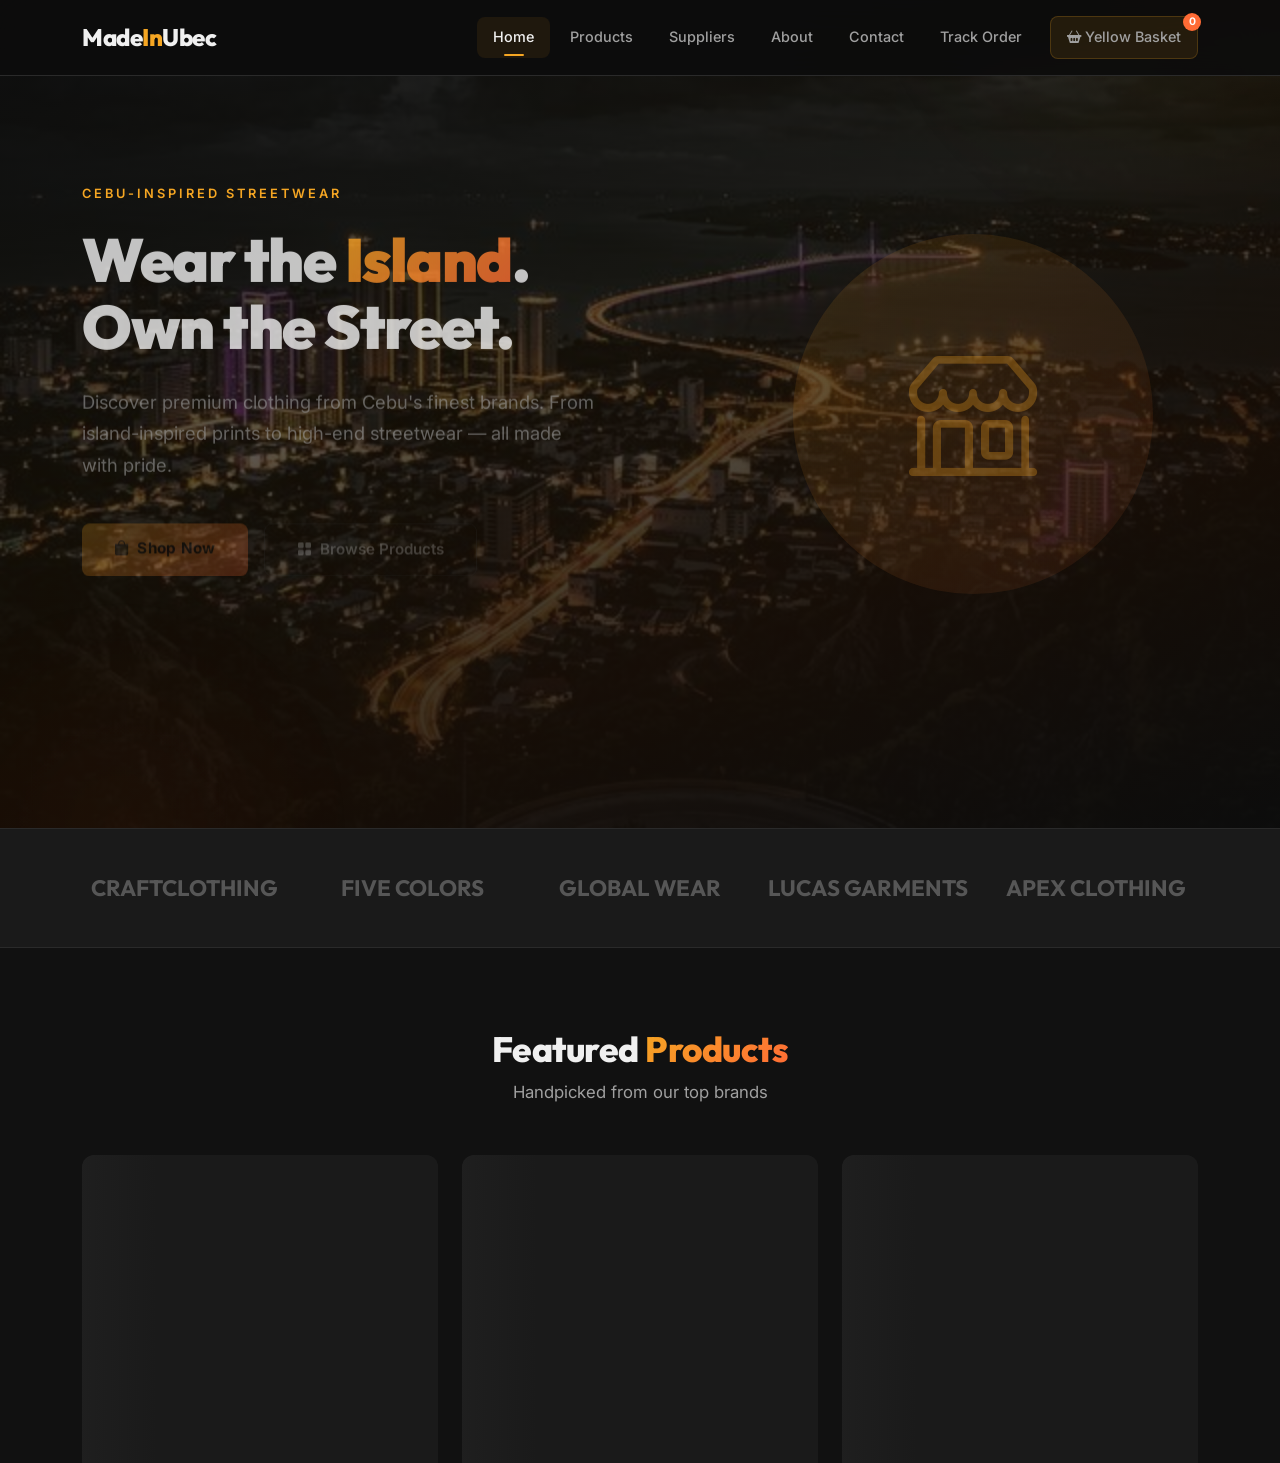
<file: index.html>
<!DOCTYPE html>
<html lang="en">

<head>
    <meta charset="UTF-8">
    <meta http-equiv="refresh" content="0; url=views/index.html">
    <title>MadeInUbec — Redirecting</title>
    <link rel="icon" type="image/x-icon" href="favicon.ico">
</head>


<!-- this part is for the redirection to the main home page -->

<body>
    <p>Redirecting to <a href="views/index.html">MadeInUbec</a>...</p>
    <script src="data/products.js"></script>
</body>

</html>
</file>
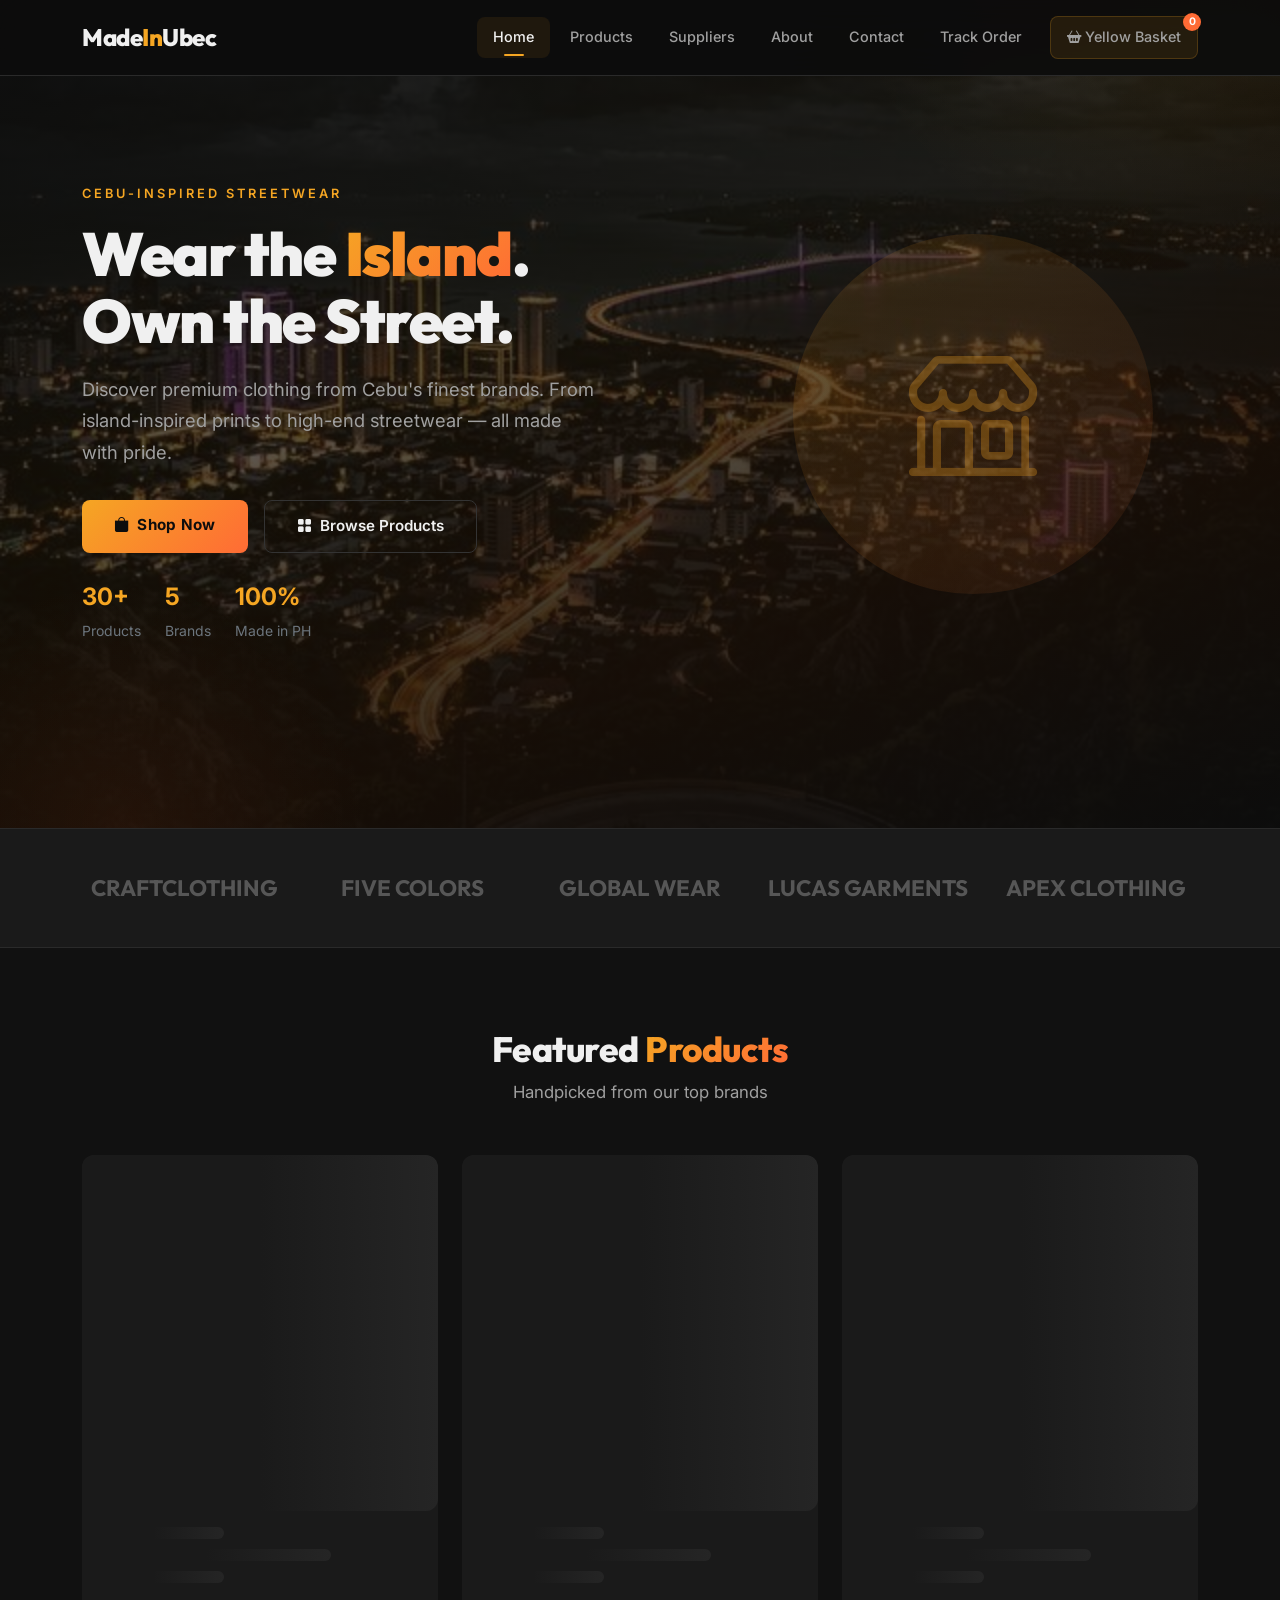
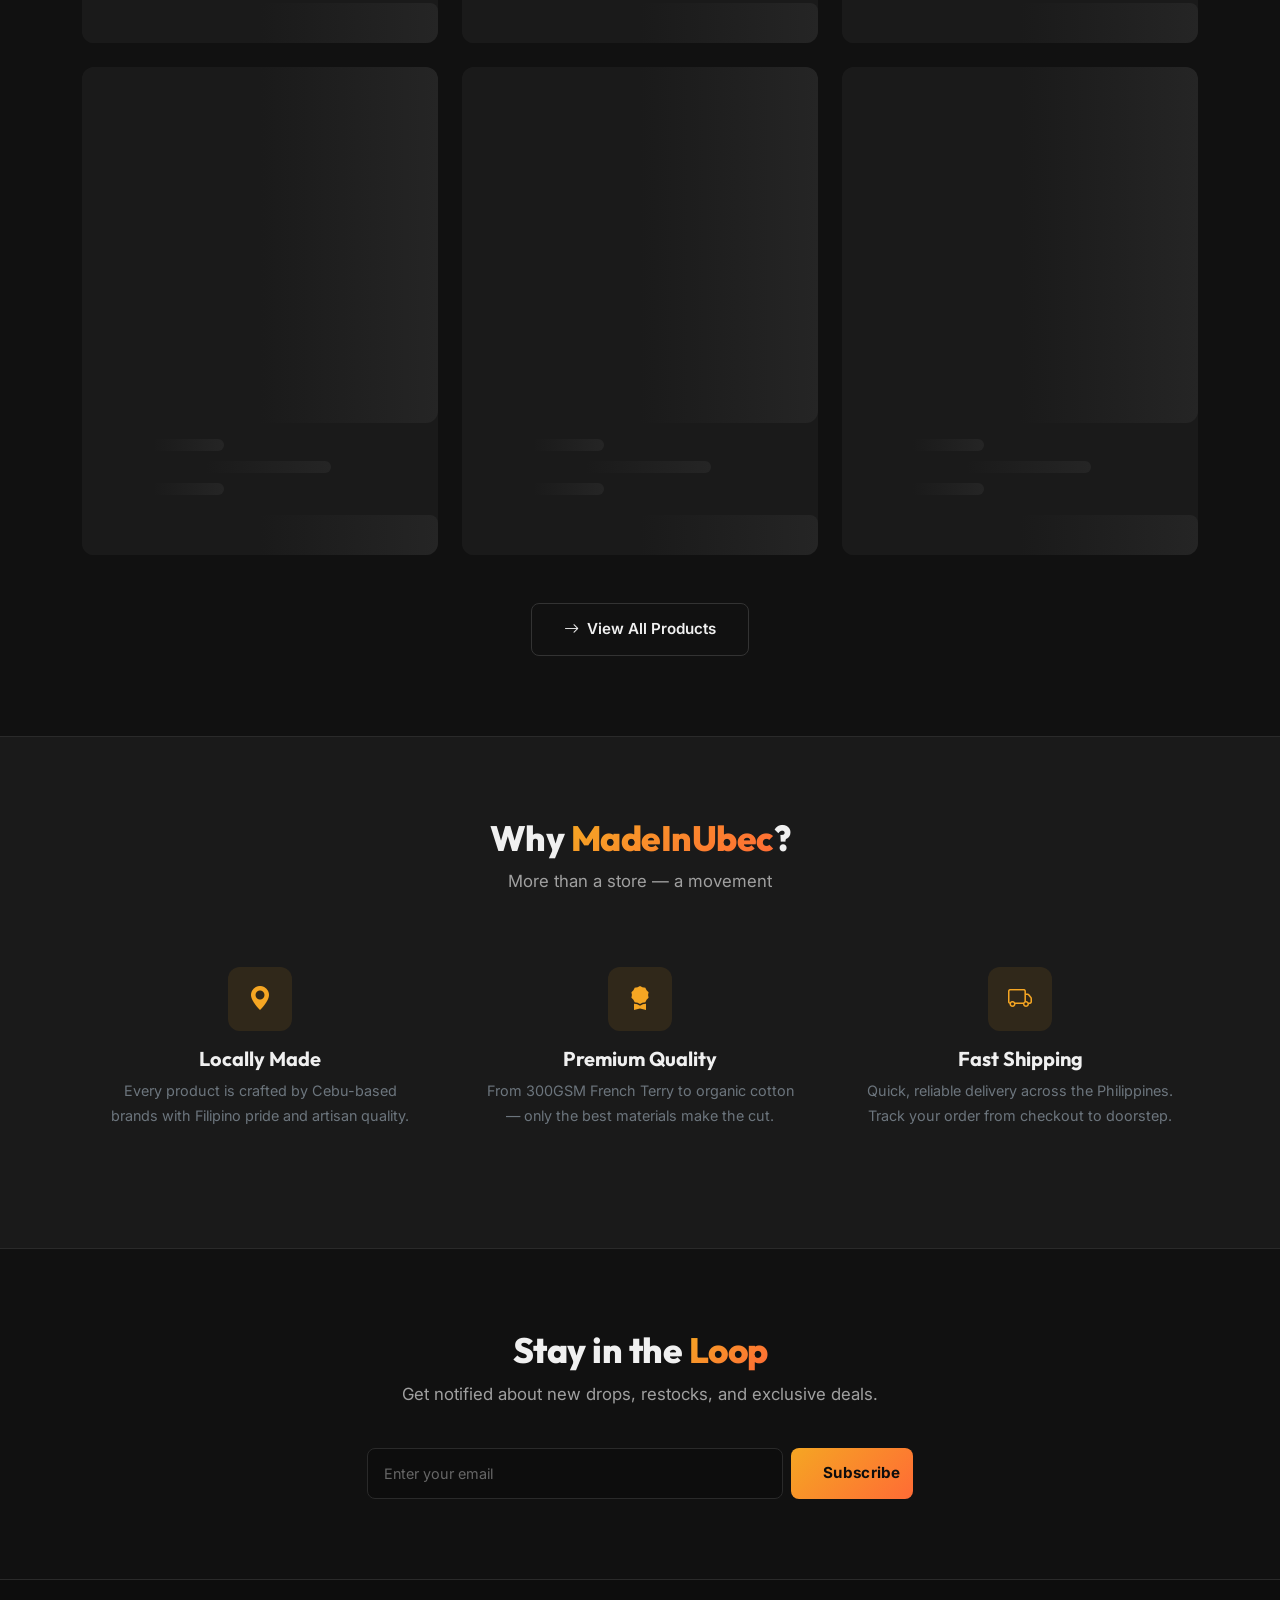
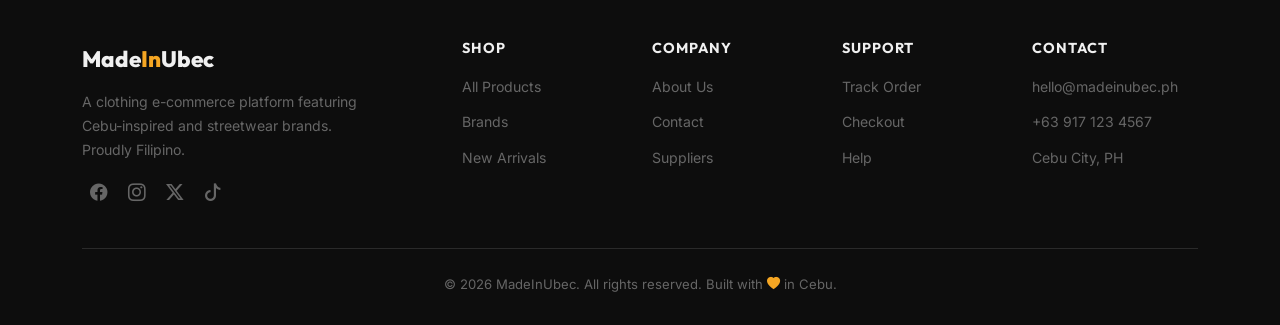
<file: views/index.html>
<!DOCTYPE html>
<html lang="en">

<head>
  <meta charset="UTF-8">
  <meta name="viewport" content="width=device-width, initial-scale=1.0">
  <title>MadeInUbec — Cebu-Inspired Streetwear</title>
  <meta name="description"
    content="MadeInUbec is an online clothing store featuring Cebu-inspired and streetwear brands like Craftclothing, Five Colors Apparel, Global Wear Manufacturing, Lucas Garments, and Apex Clothing.">
  <link href="https://cdn.jsdelivr.net/npm/bootstrap@5.3.3/dist/css/bootstrap.min.css" rel="stylesheet">
  <link href="https://cdn.jsdelivr.net/npm/bootstrap-icons@1.11.3/font/bootstrap-icons.min.css" rel="stylesheet">
  <link href="../styles/styles.css" rel="stylesheet">
  <link rel="icon" type="image/x-icon" href="../favicon.ico">
</head>

<body>



  <!-- this part is for the navigation bar -->
  <nav class="navbar navbar-expand-lg navbar-mcebu fixed-top" id="mainNav">
    <div class="container">
      <a class="navbar-brand navbar-brand-mcebu" href="index.html">Made<span>In</span>Ubec</a>
      <button class="navbar-toggler navbar-toggler-mcebu" type="button" data-bs-toggle="collapse"
        data-bs-target="#navMenu">
        <span class="navbar-toggler-icon"></span>
      </button>
      <div class="collapse navbar-collapse" id="navMenu">
        <ul class="navbar-nav ms-auto align-items-lg-center gap-1">
          <li class="nav-item"><a class="nav-link active" href="index.html">Home</a></li>
          <li class="nav-item"><a class="nav-link" href="products.html">Products</a></li>
          <li class="nav-item"><a class="nav-link" href="suppliers.html">Suppliers</a></li>
          <li class="nav-item"><a class="nav-link" href="about.html">About</a></li>
          <li class="nav-item"><a class="nav-link" href="contact.html">Contact</a></li>
          <li class="nav-item"><a class="nav-link" href="order-status.html">Track Order</a></li>
          <li class="nav-item ms-lg-2">
            <a class="nav-link cart-btn" href="#" id="cartToggle">
              <i class="bi bi-basket2-fill"></i> Yellow Basket
              <span class="cart-badge" id="cartBadge">0</span>
            </a>
          </li>
        </ul>
      </div>
    </div>
  </nav>



  <!-- this part is for the cart drawer overlay and sidebar -->
  <div class="cart-overlay" id="cartOverlay"></div>
  <div class="cart-drawer" id="cartDrawer">
    <div class="cart-drawer-header">
      <h5><i class="bi bi-basket2-fill" style="color:var(--primary)"></i> Yellow <span>Basket</span></h5>
      <button class="cart-close-btn" id="cartClose"><i class="bi bi-x-lg"></i></button>
    </div>
    <div class="cart-drawer-body" id="cartBody">
      <div class="cart-empty-msg" id="cartEmpty">
        <i class="bi bi-basket"></i>
        <p>Your basket is empty</p>
        <a href="products.html" class="btn btn-sm btn-outline-mcebu mt-2">Browse Products</a>
      </div>
      <div id="cartItems"></div>
    </div>
    <div class="cart-drawer-footer">
      <div class="cart-total-row">
        <span class="cart-total-label">Total</span>
        <span class="cart-total-value" id="cartTotal">₱0.00</span>
      </div>
      <a href="checkout.html" class="btn btn-checkout" id="checkoutBtn" disabled>Proceed to Checkout</a>
    </div>
  </div>



  <!-- this part is for the hero section with branding and call to action -->
  <section class="hero-section">
    <div class="container position-relative" style="z-index:2">
      <div class="row align-items-center">
        <div class="col-lg-7">
          <p class="text-uppercase fw-semibold mb-3" style="color:var(--primary);letter-spacing:3px;font-size:0.8rem;">
            Cebu-Inspired Streetwear</p>
          <h1 class="hero-title fade-in-up">Wear the <span class="text-gradient">Island</span>.<br>Own the Street.</h1>
          <p class="hero-subtitle fade-in-up stagger-1">Discover premium clothing from Cebu's finest brands. From
            island-inspired prints to high-end streetwear — all made with pride.</p>
          <div class="d-flex gap-3 flex-wrap fade-in-up stagger-2">
            <a href="products.html" class="btn btn-primary-mcebu"><i class="bi bi-bag-fill me-2"></i>Shop Now</a>
            <a href="products.html" class="btn btn-outline-mcebu"><i class="bi bi-grid-fill me-2"></i>Browse
              Products</a>
          </div>
          <div class="d-flex gap-4 mt-4 fade-in-up stagger-3">
            <div><span class="fw-bold fs-4" style="color:var(--primary)">30+</span><br><small
                class="text-secondary">Products</small></div>
            <div><span class="fw-bold fs-4" style="color:var(--primary)">5</span><br><small
                class="text-secondary">Brands</small></div>
            <div><span class="fw-bold fs-4" style="color:var(--primary)">100%</span><br><small
                class="text-secondary">Made in PH</small></div>
          </div>
        </div>
        <div class="col-lg-5 d-none d-lg-block text-center">
          <div
            style="width:360px;height:360px;border-radius:50%;background:linear-gradient(135deg,rgba(245,166,35,0.12),rgba(255,107,53,0.08));display:flex;align-items:center;justify-content:center;margin:0 auto;">
            <i class="bi bi-shop" style="font-size:8rem;color:rgba(245,166,35,0.3)"></i>
          </div>
        </div>
      </div>
    </div>
  </section>



  <!-- this part is for the brand logo strip -->
  <section class="brand-strip">
    <div class="container">
      <div class="row align-items-center text-center g-4">
        <div class="col">
          <div class="brand-logo">CRAFTCLOTHING</div>
        </div>
        <div class="col">
          <div class="brand-logo">FIVE COLORS</div>
        </div>
        <div class="col">
          <div class="brand-logo">GLOBAL WEAR</div>
        </div>
        <div class="col">
          <div class="brand-logo">LUCAS GARMENTS</div>
        </div>
        <div class="col">
          <div class="brand-logo">APEX CLOTHING</div>
        </div>
      </div>
    </div>
  </section>



  <!-- this part is for the featured products section -->
  <section class="section-padding">
    <div class="container">
      <div class="text-center mb-5">
        <h2 class="section-title">Featured <span class="text-gradient">Products</span></h2>
        <p class="section-subtitle">Handpicked from our top brands</p>
      </div>
      <div class="row g-4" id="featuredProducts">

      </div>
      <div class="text-center mt-5">
        <a href="products.html" class="btn btn-outline-mcebu"><i class="bi bi-arrow-right me-2"></i>View All
          Products</a>
      </div>
    </div>
  </section>



  <!-- this part is for the why choose us features section -->
  <section class="section-padding"
    style="background:var(--bg-card);border-top:1px solid var(--border-color);border-bottom:1px solid var(--border-color);">
    <div class="container">
      <div class="text-center mb-5">
        <h2 class="section-title">Why <span class="text-gradient">MadeInUbec</span>?</h2>
        <p class="section-subtitle">More than a store — a movement</p>
      </div>
      <div class="row g-4">
        <div class="col-md-4">
          <div class="text-center p-4">
            <div
              style="width:64px;height:64px;border-radius:var(--radius-md);background:rgba(245,166,35,0.1);display:flex;align-items:center;justify-content:center;margin:0 auto 16px;font-size:1.5rem;color:var(--primary)">
              <i class="bi bi-geo-alt-fill"></i>
            </div>
            <h5 class="fw-bold mb-2">Locally Made</h5>
            <p class="text-secondary" style="font-size:0.9rem">Every product is crafted by Cebu-based brands with
              Filipino pride and artisan quality.</p>
          </div>
        </div>
        <div class="col-md-4">
          <div class="text-center p-4">
            <div
              style="width:64px;height:64px;border-radius:var(--radius-md);background:rgba(245,166,35,0.1);display:flex;align-items:center;justify-content:center;margin:0 auto 16px;font-size:1.5rem;color:var(--primary)">
              <i class="bi bi-award-fill"></i>
            </div>
            <h5 class="fw-bold mb-2">Premium Quality</h5>
            <p class="text-secondary" style="font-size:0.9rem">From 300GSM French Terry to organic cotton — only the
              best materials make the cut.</p>
          </div>
        </div>
        <div class="col-md-4">
          <div class="text-center p-4">
            <div
              style="width:64px;height:64px;border-radius:var(--radius-md);background:rgba(245,166,35,0.1);display:flex;align-items:center;justify-content:center;margin:0 auto 16px;font-size:1.5rem;color:var(--primary)">
              <i class="bi bi-truck"></i>
            </div>
            <h5 class="fw-bold mb-2">Fast Shipping</h5>
            <p class="text-secondary" style="font-size:0.9rem">Quick, reliable delivery across the Philippines. Track
              your order from checkout to doorstep.</p>
          </div>
        </div>
      </div>
    </div>
  </section>



  <!-- this part is for the newsletter subscription section -->
  <section class="section-padding">
    <div class="container">
      <div class="row justify-content-center">
        <div class="col-lg-6 text-center">
          <h2 class="section-title">Stay in the <span class="text-gradient">Loop</span></h2>
          <p class="section-subtitle">Get notified about new drops, restocks, and exclusive deals.</p>
          <form class="d-flex gap-2" onsubmit="event.preventDefault();showToast('Thanks for subscribing!');">
            <input type="email" class="form-control form-control-dark flex-grow-1" placeholder="Enter your email"
              required>
            <button type="submit" class="btn btn-primary-mcebu" style="white-space:nowrap">Subscribe</button>
          </form>
        </div>
      </div>
    </div>
  </section>



  <!-- this part is for the main site footer -->
  <footer class="footer-mcebu">
    <div class="container">
      <div class="row g-4">
        <div class="col-lg-4">
          <div class="footer-brand">Made<span>In</span>Ubec</div>
          <p class="footer-text">A clothing e-commerce platform featuring Cebu-inspired and streetwear brands. Proudly
            Filipino.</p>
          <div class="footer-social mt-3">
            <a href="#"><i class="bi bi-facebook"></i></a>
            <a href="#"><i class="bi bi-instagram"></i></a>
            <a href="#"><i class="bi bi-twitter-x"></i></a>
            <a href="#"><i class="bi bi-tiktok"></i></a>
          </div>
        </div>
        <div class="col-6 col-lg-2">
          <h6 class="footer-heading">Shop</h6>
          <ul class="footer-links">
            <li><a href="products.html">All Products</a></li>
            <li><a href="suppliers.html">Brands</a></li>
            <li><a href="products.html">New Arrivals</a></li>
          </ul>
        </div>
        <div class="col-6 col-lg-2">
          <h6 class="footer-heading">Company</h6>
          <ul class="footer-links">
            <li><a href="about.html">About Us</a></li>
            <li><a href="contact.html">Contact</a></li>
            <li><a href="suppliers.html">Suppliers</a></li>
          </ul>
        </div>
        <div class="col-6 col-lg-2">
          <h6 class="footer-heading">Support</h6>
          <ul class="footer-links">
            <li><a href="order-status.html">Track Order</a></li>
            <li><a href="checkout.html">Checkout</a></li>
            <li><a href="contact.html">Help</a></li>
          </ul>
        </div>
        <div class="col-6 col-lg-2">
          <h6 class="footer-heading">Contact</h6>
          <ul class="footer-links">
            <li><a href="mailto:hello@madeinubec.ph">hello@madeinubec.ph</a></li>
            <li><a href="tel:+639171234567">+63 917 123 4567</a></li>
            <li><a href="#">Cebu City, PH</a></li>
          </ul>
        </div>
      </div>
      <div class="footer-bottom">
        &copy; 2026 MadeInUbec. All rights reserved. Built with <i class="bi bi-heart-fill"
          style="color:var(--primary)"></i> in Cebu.
      </div>
    </div>
  </footer>



  <!-- this part is for the toast notifications -->
  <div class="toast-mcebu" id="toastNotif"><i class="bi bi-check-circle-fill"></i> <span id="toastMsg"></span></div>

  <script src="https://cdn.jsdelivr.net/npm/bootstrap@5.3.3/dist/js/bootstrap.bundle.min.js"></script>
  <script src="../js/cart.js"></script>
  <script src="../data/products.js"></script>
  <script src="../js/app.js"></script>
</body>

</html>
</file>
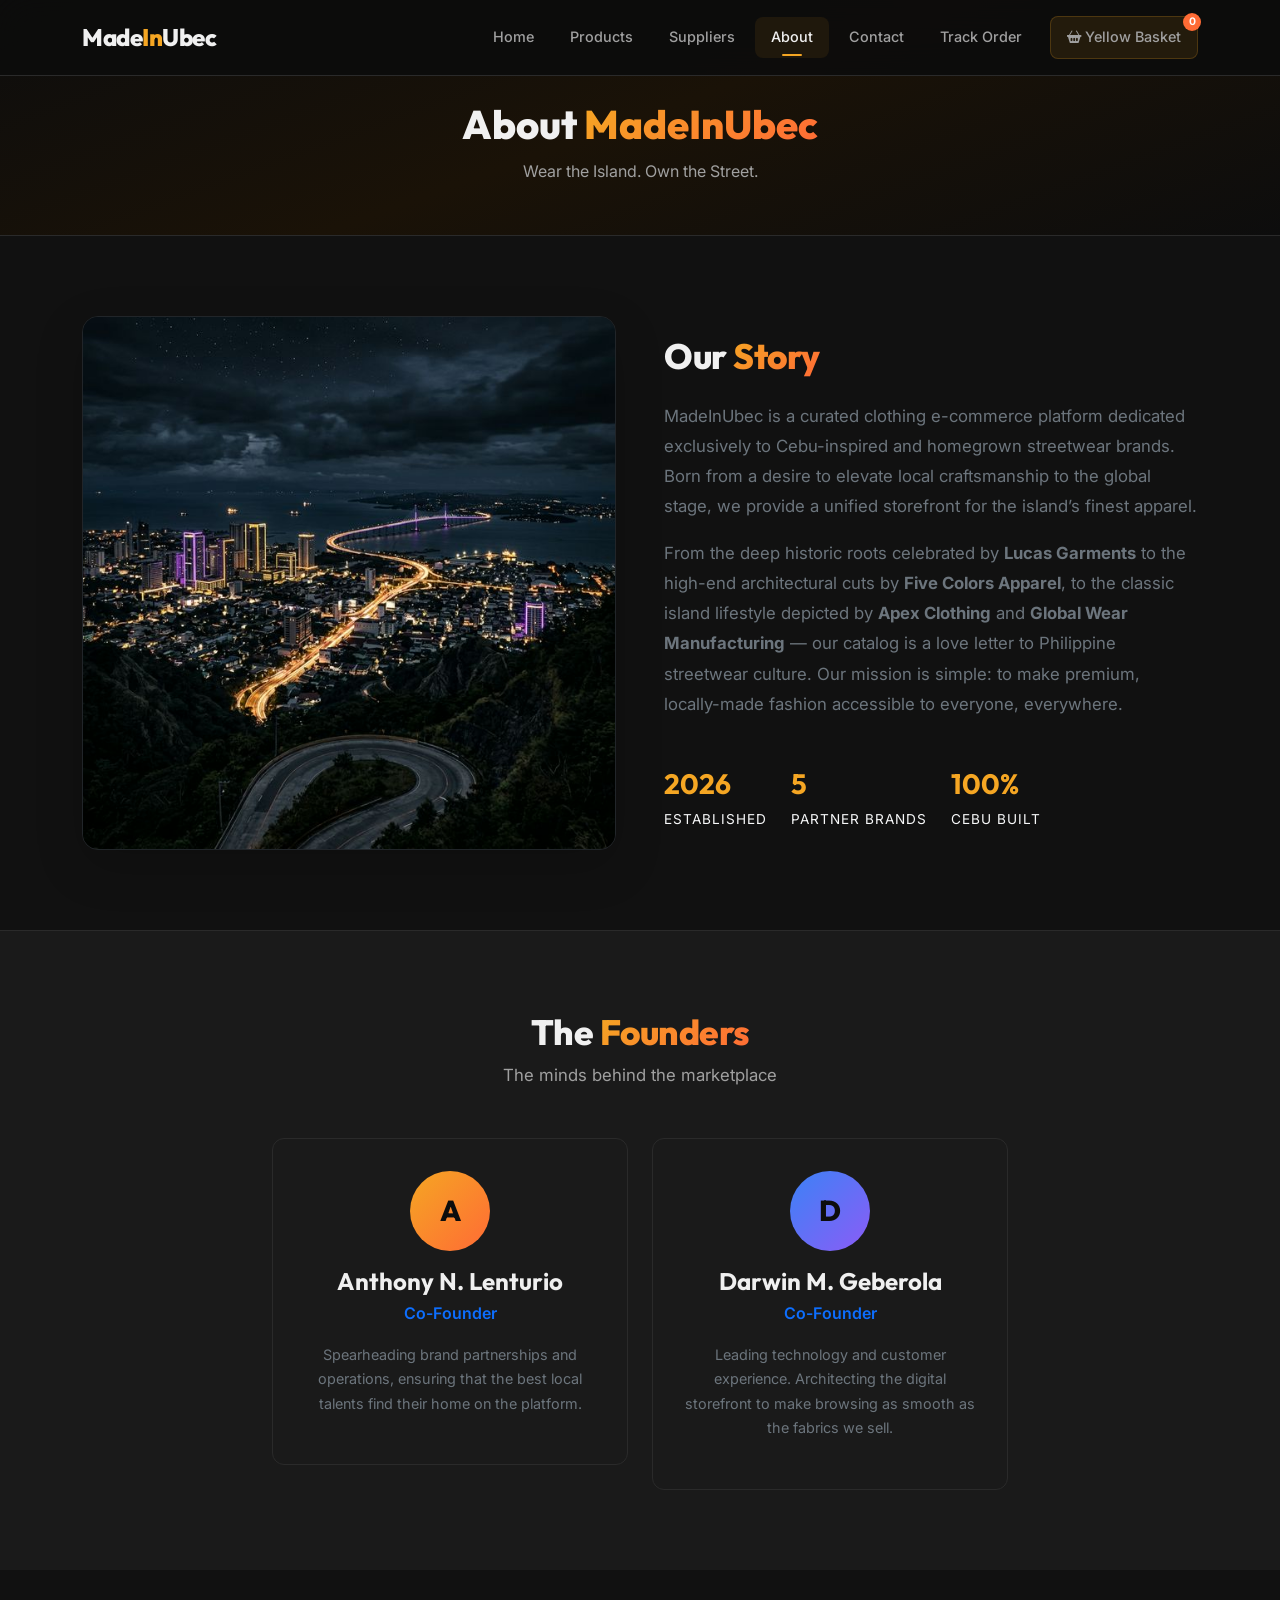
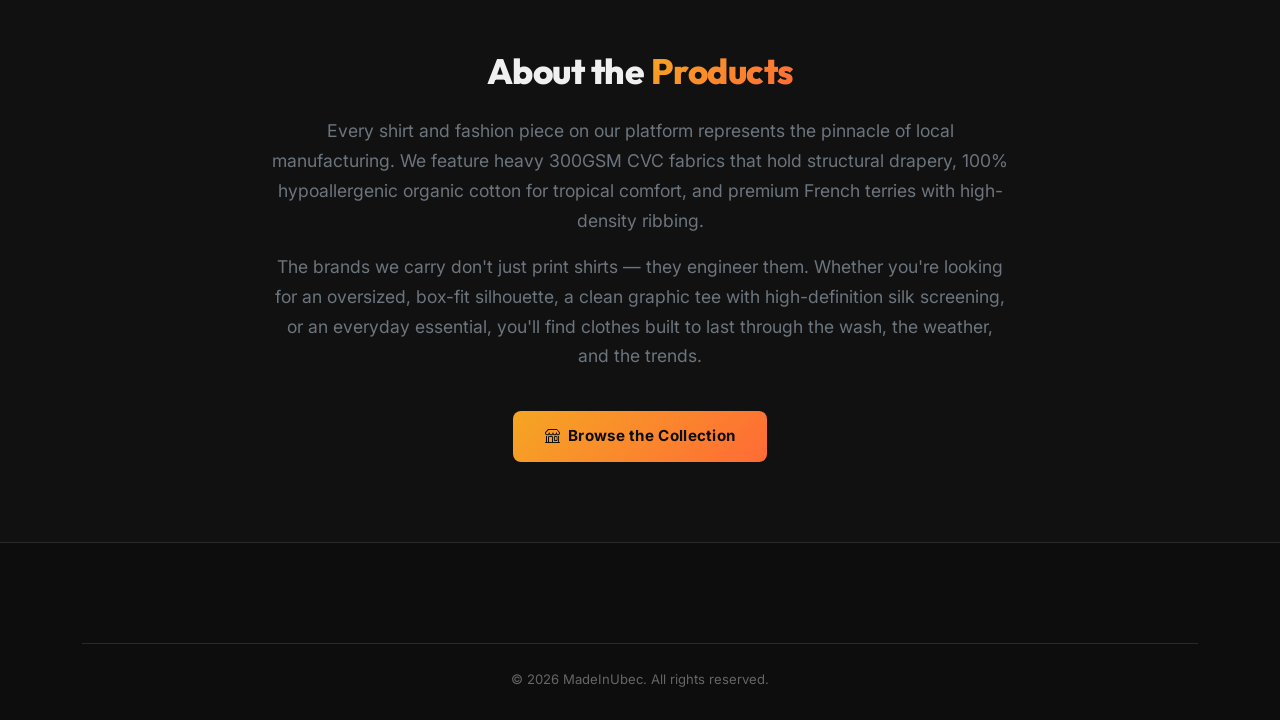
<file: views/about.html>
<!DOCTYPE html>
<html lang="en">

<head>
  <meta charset="UTF-8">
  <meta name="viewport" content="width=device-width, initial-scale=1.0">
  <title>About Us — MadeInUbec</title>
  <link href="https://cdn.jsdelivr.net/npm/bootstrap@5.3.3/dist/css/bootstrap.min.css" rel="stylesheet">
  <link href="https://cdn.jsdelivr.net/npm/bootstrap-icons@1.11.3/font/bootstrap-icons.min.css" rel="stylesheet">
  <link href="../styles/styles.css" rel="stylesheet">
  <link rel="icon" type="image/x-icon" href="../favicon.ico">
</head>

<body>



  <!-- this part is for the navigation bar -->
  <nav class="navbar navbar-expand-lg navbar-mcebu fixed-top" id="mainNav">
    <div class="container">
      <a class="navbar-brand navbar-brand-mcebu" href="index.html">Made<span>In</span>Ubec</a>
      <button class="navbar-toggler navbar-toggler-mcebu" type="button" data-bs-toggle="collapse"
        data-bs-target="#navMenu"><span class="navbar-toggler-icon"></span></button>
      <div class="collapse navbar-collapse" id="navMenu">
        <ul class="navbar-nav ms-auto align-items-lg-center gap-1">
          <li class="nav-item"><a class="nav-link" href="index.html">Home</a></li>
          <li class="nav-item"><a class="nav-link" href="products.html">Products</a></li>
          <li class="nav-item"><a class="nav-link" href="suppliers.html">Suppliers</a></li>
          <li class="nav-item"><a class="nav-link active" href="about.html">About</a></li>
          <li class="nav-item"><a class="nav-link" href="contact.html">Contact</a></li>
          <li class="nav-item"><a class="nav-link" href="order-status.html">Track Order</a></li>
          <li class="nav-item ms-lg-2"><a class="nav-link cart-btn" href="#" id="cartToggle"><i
                class="bi bi-basket2-fill"></i> Yellow Basket <span class="cart-badge" id="cartBadge">0</span></a></li>
        </ul>
      </div>
    </div>
  </nav>



  <!-- this part is for the cart drawer overlay and sidebar -->
  <div class="cart-overlay" id="cartOverlay"></div>
  <div class="cart-drawer" id="cartDrawer">
    <div class="cart-drawer-header">
      <h5><i class="bi bi-basket2-fill" style="color:var(--primary)"></i> Yellow <span>Basket</span></h5><button
        class="cart-close-btn" id="cartClose"><i class="bi bi-x-lg"></i></button>
    </div>
    <div class="cart-drawer-body" id="cartBody">
      <div class="cart-empty-msg" id="cartEmpty"><i class="bi bi-basket"></i>
        <p>Your basket is empty</p>
      </div>
      <div id="cartItems"></div>
    </div>
    <div class="cart-drawer-footer">
      <div class="cart-total-row"><span class="cart-total-label">Total</span><span class="cart-total-value"
          id="cartTotal">₱0.00</span></div><a href="checkout.html" class="btn btn-checkout" id="checkoutBtn"
        disabled>Proceed to Checkout</a>
    </div>
  </div>



  <!-- this part is for the page header -->
  <section class="page-header">
    <h1>About <span class="text-gradient">MadeInUbec</span></h1>
    <p>Wear the Island. Own the Street.</p>
  </section>



  <!-- this part is for the story section -->
  <section class="section-padding">
    <div class="container">
      <div class="row align-items-center g-5">
        <div class="col-lg-6">
          <img src="../images/cebu-island.png" alt="Cebu Island Aesthetic"
            class="img-fluid rounded-4 shadow-lg border border-dark">
        </div>
        <div class="col-lg-6">
          <h2 class="section-title mb-4">Our <span class="text-gradient">Story</span></h2>
          <p class="text-secondary" style="font-size:1.05rem; line-height:1.8">
            MadeInUbec is a curated clothing e-commerce platform dedicated exclusively to Cebu-inspired and homegrown
            streetwear brands. Born from a desire to elevate local craftsmanship to the global stage, we provide a
            unified storefront for the island’s finest apparel.
          </p>
          <p class="text-secondary" style="font-size:1.05rem; line-height:1.8">
            From the deep historic roots celebrated by <strong>Lucas Garments</strong> to the high-end architectural
            cuts by
            <strong>Five Colors Apparel</strong>, to the classic island lifestyle depicted by <strong>Apex
              Clothing</strong> and
            <strong>Global Wear Manufacturing</strong> — our catalog is a love letter to Philippine streetwear culture.
            Our mission is
            simple: to make premium, locally-made fashion accessible to everyone, everywhere.
          </p>
          <div class="d-flex gap-4 mt-5">
            <div>
              <h3 class="fw-bold mb-1" style="color:var(--primary)">2026</h3><span class="text-light"
                style="font-size:0.85rem;text-transform:uppercase;letter-spacing:1px">Established</span>
            </div>
            <div>
              <h3 class="fw-bold mb-1" style="color:var(--primary)">5</h3><span class="text-light"
                style="font-size:0.85rem;text-transform:uppercase;letter-spacing:1px">Partner Brands</span>
            </div>
            <div>
              <h3 class="fw-bold mb-1" style="color:var(--primary)">100%</h3><span class="text-light"
                style="font-size:0.85rem;text-transform:uppercase;letter-spacing:1px">Cebu
                Built</span>
            </div>
          </div>
        </div>
      </div>
    </div>
  </section>



  <!-- this part is for the founders section -->
  <section class="section-padding" style="background:var(--bg-card); border-top:1px solid var(--border-color)">
    <div class="container">
      <div class="text-center mb-5">
        <h2 class="section-title">The <span class="text-gradient">Founders</span></h2>
        <p class="section-subtitle">The minds behind the marketplace</p>
      </div>
      <div class="row g-4 justify-content-center">
        <div class="col-md-5 col-lg-4">
          <div class="about-card">
            <div class="founder-avatar">A</div>
            <h4 class="mb-1 fw-bold">Anthony N. Lenturio</h4>
            <p class="text-primary fw-semibold mb-3">Co-Founder</p>
            <p class="text-secondary" style="font-size:0.9rem">Spearheading brand partnerships and operations, ensuring
              that the best local talents find their home on the platform.</p>
          </div>
        </div>
        <div class="col-md-5 col-lg-4">
          <div class="about-card">
            <div class="founder-avatar" style="background:linear-gradient(135deg, var(--info), #8b5cf6)">D</div>
            <h4 class="mb-1 fw-bold">Darwin M. Geberola</h4>
            <p class="text-primary fw-semibold mb-3">Co-Founder</p>
            <p class="text-secondary" style="font-size:0.9rem">Leading technology and customer experience. Architecting
              the digital storefront to make browsing as smooth as the fabrics we sell.</p>
          </div>
        </div>
      </div>
    </div>
  </section>



  <!-- this part is for the product quality section -->
  <section class="section-padding">
    <div class="container">
      <div class="row justify-content-center text-center">
        <div class="col-lg-8">
          <h2 class="section-title mb-4">About the <span class="text-gradient">Products</span></h2>
          <p class="text-secondary" style="font-size:1.1rem; line-height:1.7">
            Every shirt and fashion piece on our platform represents the pinnacle of local manufacturing. We feature
            heavy 300GSM CVC fabrics that hold structural drapery, 100% hypoallergenic organic cotton for tropical
            comfort, and premium French terries with high-density ribbing.
          </p>
          <p class="text-secondary" style="font-size:1.1rem; line-height:1.7">
            The brands we carry don't just print shirts — they engineer them. Whether you're looking for an oversized,
            box-fit silhouette, a clean graphic tee with high-definition silk screening, or an everyday essential,
            you'll find clothes built to last through the wash, the weather, and the trends.
          </p>
          <a href="products.html" class="btn btn-primary-mcebu mt-4"><i class="bi bi-shop me-2"></i>Browse the
            Collection</a>
        </div>
      </div>
    </div>
  </section>



  <!-- this part is for the footer -->
  <footer class="footer-mcebu">
    <div class="container">
      <div class="footer-bottom">&copy; 2026 MadeInUbec. All rights reserved.</div>
    </div>
  </footer>

  <script src="https://cdn.jsdelivr.net/npm/bootstrap@5.3.3/dist/js/bootstrap.bundle.min.js"></script>
  <script src="../js/cart.js"></script>
  <script src="../data/products.js"></script>
  <script src="../js/app.js"></script>
</body>

</html>
</file>
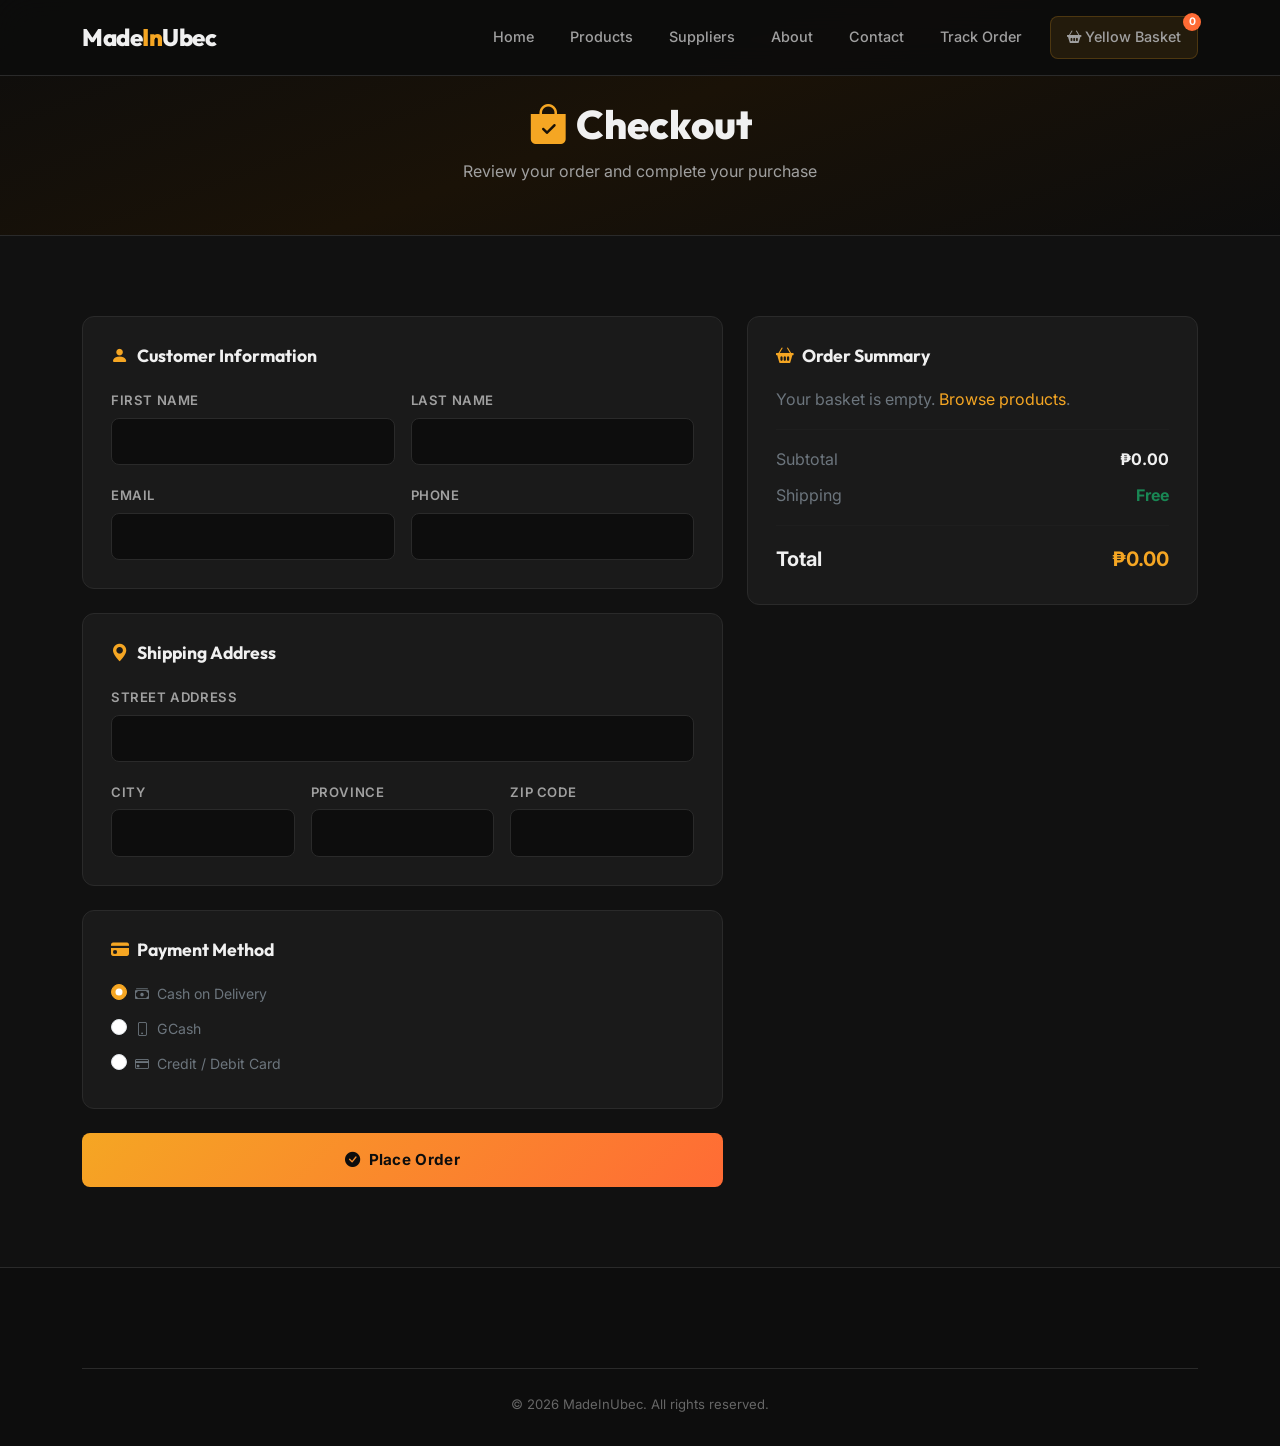
<file: views/checkout.html>
<!DOCTYPE html>
<html lang="en">

<head>
  <meta charset="UTF-8">
  <meta name="viewport" content="width=device-width, initial-scale=1.0">
  <title>Checkout — MadeInUbec</title>
  <link href="https://cdn.jsdelivr.net/npm/bootstrap@5.3.3/dist/css/bootstrap.min.css" rel="stylesheet">
  <link href="https://cdn.jsdelivr.net/npm/bootstrap-icons@1.11.3/font/bootstrap-icons.min.css" rel="stylesheet">
  <link href="../styles/styles.css" rel="stylesheet">
  <link rel="icon" type="image/x-icon" href="../favicon.ico">
</head>

<body>



  <!-- this part is for the navigation bar -->
  <nav class="navbar navbar-expand-lg navbar-mcebu fixed-top" id="mainNav">
    <div class="container">
      <a class="navbar-brand navbar-brand-mcebu" href="index.html">Made<span>In</span>Ubec</a>
      <button class="navbar-toggler navbar-toggler-mcebu" type="button" data-bs-toggle="collapse"
        data-bs-target="#navMenu"><span class="navbar-toggler-icon"></span></button>
      <div class="collapse navbar-collapse" id="navMenu">
        <ul class="navbar-nav ms-auto align-items-lg-center gap-1">
          <li class="nav-item"><a class="nav-link" href="index.html">Home</a></li>
          <li class="nav-item"><a class="nav-link" href="products.html">Products</a></li>
          <li class="nav-item"><a class="nav-link" href="suppliers.html">Suppliers</a></li>
          <li class="nav-item"><a class="nav-link" href="about.html">About</a></li>
          <li class="nav-item"><a class="nav-link" href="contact.html">Contact</a></li>
          <li class="nav-item"><a class="nav-link" href="order-status.html">Track Order</a></li>
          <li class="nav-item ms-lg-2"><a class="nav-link cart-btn" href="#" id="cartToggle"><i
                class="bi bi-basket2-fill"></i> Yellow Basket <span class="cart-badge" id="cartBadge">0</span></a></li>
        </ul>
      </div>
    </div>
  </nav>



  <!-- this part is for the cart drawer overlay and sidebar -->
  <div class="cart-overlay" id="cartOverlay"></div>
  <div class="cart-drawer" id="cartDrawer">
    <div class="cart-drawer-header">
      <h5><i class="bi bi-basket2-fill" style="color:var(--primary)"></i> Yellow <span>Basket</span></h5><button
        class="cart-close-btn" id="cartClose"><i class="bi bi-x-lg"></i></button>
    </div>
    <div class="cart-drawer-body" id="cartBody">
      <div class="cart-empty-msg" id="cartEmpty"><i class="bi bi-basket"></i>
        <p>Your basket is empty</p>
      </div>
      <div id="cartItems"></div>
    </div>
    <div class="cart-drawer-footer">
      <div class="cart-total-row"><span class="cart-total-label">Total</span><span class="cart-total-value"
          id="cartTotal">₱0.00</span></div><a href="checkout.html" class="btn btn-checkout" id="checkoutBtn"
        disabled>Proceed to Checkout</a>
    </div>
  </div>



  <!-- this part is for the page header -->
  <section class="page-header">
    <h1><i class="bi bi-bag-check-fill me-2" style="color:var(--primary)"></i>Checkout</h1>
    <p>Review your order and complete your purchase</p>
  </section>



  <!-- this part is for the checkout section -->
  <section class="section-padding checkout-section">
    <div class="container">
      <div class="row g-4">

        <div class="col-lg-5 order-lg-2">
          <div class="checkout-card" style="position:sticky;top:100px">
            <h5><i class="bi bi-basket2-fill me-2" style="color:var(--primary)"></i>Order Summary</h5>
            <div id="checkoutItems">
              <p class="text-secondary">Your basket is empty. <a href="products.html">Browse products</a>.</p>
            </div>
            <hr style="border-color:var(--border-color)">
            <div class="d-flex justify-content-between mb-2"><span class="text-secondary">Subtotal</span><span
                class="fw-bold" id="checkoutSubtotal">₱0.00</span></div>
            <div class="d-flex justify-content-between mb-2"><span class="text-secondary">Shipping</span><span
                class="fw-bold text-success">Free</span></div>
            <hr style="border-color:var(--border-color)">
            <div class="d-flex justify-content-between"><span class="fw-bold fs-5">Total</span><span
                class="fw-bold fs-5" style="color:var(--primary)" id="checkoutTotal">₱0.00</span></div>
          </div>
        </div>


        <div class="col-lg-7 order-lg-1">
          <form id="checkoutForm">
            <div class="checkout-card mb-4">
              <h5><i class="bi bi-person-fill me-2" style="color:var(--primary)"></i>Customer Information</h5>
              <div class="row g-3">
                <div class="col-md-6">
                  <label class="form-label-dark">First Name</label>
                  <input type="text" class="form-control form-control-dark" id="firstName" required>
                </div>
                <div class="col-md-6">
                  <label class="form-label-dark">Last Name</label>
                  <input type="text" class="form-control form-control-dark" id="lastName" required>
                </div>
                <div class="col-md-6">
                  <label class="form-label-dark">Email</label>
                  <input type="email" class="form-control form-control-dark" id="email" required>
                </div>
                <div class="col-md-6">
                  <label class="form-label-dark">Phone</label>
                  <input type="tel" class="form-control form-control-dark" id="phone" required>
                </div>
              </div>
            </div>

            <div class="checkout-card mb-4">
              <h5><i class="bi bi-geo-alt-fill me-2" style="color:var(--primary)"></i>Shipping Address</h5>
              <div class="row g-3">
                <div class="col-12">
                  <label class="form-label-dark">Street Address</label>
                  <input type="text" class="form-control form-control-dark" id="address" required>
                </div>
                <div class="col-md-4">
                  <label class="form-label-dark">City</label>
                  <input type="text" class="form-control form-control-dark" id="city" required>
                </div>
                <div class="col-md-4">
                  <label class="form-label-dark">Province</label>
                  <input type="text" class="form-control form-control-dark" id="province" required>
                </div>
                <div class="col-md-4">
                  <label class="form-label-dark">ZIP Code</label>
                  <input type="text" class="form-control form-control-dark" id="zip" required>
                </div>
              </div>
            </div>

            <div class="checkout-card mb-4">
              <h5><i class="bi bi-credit-card-fill me-2" style="color:var(--primary)"></i>Payment Method</h5>
              <div class="form-check mb-2">
                <input class="form-check-input" type="radio" name="payment" id="payCOD" value="cod" checked>
                <label class="form-check-label text-secondary" for="payCOD"><i class="bi bi-cash-stack me-1"></i> Cash
                  on Delivery</label>
              </div>
              <div class="form-check mb-2">
                <input class="form-check-input" type="radio" name="payment" id="payGCash" value="gcash">
                <label class="form-check-label text-secondary" for="payGCash"><i class="bi bi-phone me-1"></i>
                  GCash</label>
              </div>
              <div class="form-check">
                <input class="form-check-input" type="radio" name="payment" id="payCard" value="card">
                <label class="form-check-label text-secondary" for="payCard"><i class="bi bi-credit-card me-1"></i>
                  Credit / Debit Card</label>
              </div>
            </div>

            <button type="submit" class="btn btn-primary-mcebu w-100" style="padding:16px" id="placeOrderBtn">
              <i class="bi bi-check-circle-fill me-2"></i>Place Order
            </button>
          </form>
        </div>
      </div>
    </div>
  </section>



  <!-- this part is for the footer -->
  <footer class="footer-mcebu">
    <div class="container">
      <div class="footer-bottom">&copy; 2026 MadeInUbec. All rights reserved.</div>
    </div>
  </footer>


  <!-- this part is for the toast notifications -->
  <div class="toast-mcebu" id="toastNotif"><i class="bi bi-check-circle-fill"></i> <span id="toastMsg"></span></div>
  <script src="https://cdn.jsdelivr.net/npm/bootstrap@5.3.3/dist/js/bootstrap.bundle.min.js"></script>
  <script src="../js/cart.js"></script>
  <script src="../data/products.js"></script>
  <script src="../js/app.js"></script>
</body>

</html>
</file>
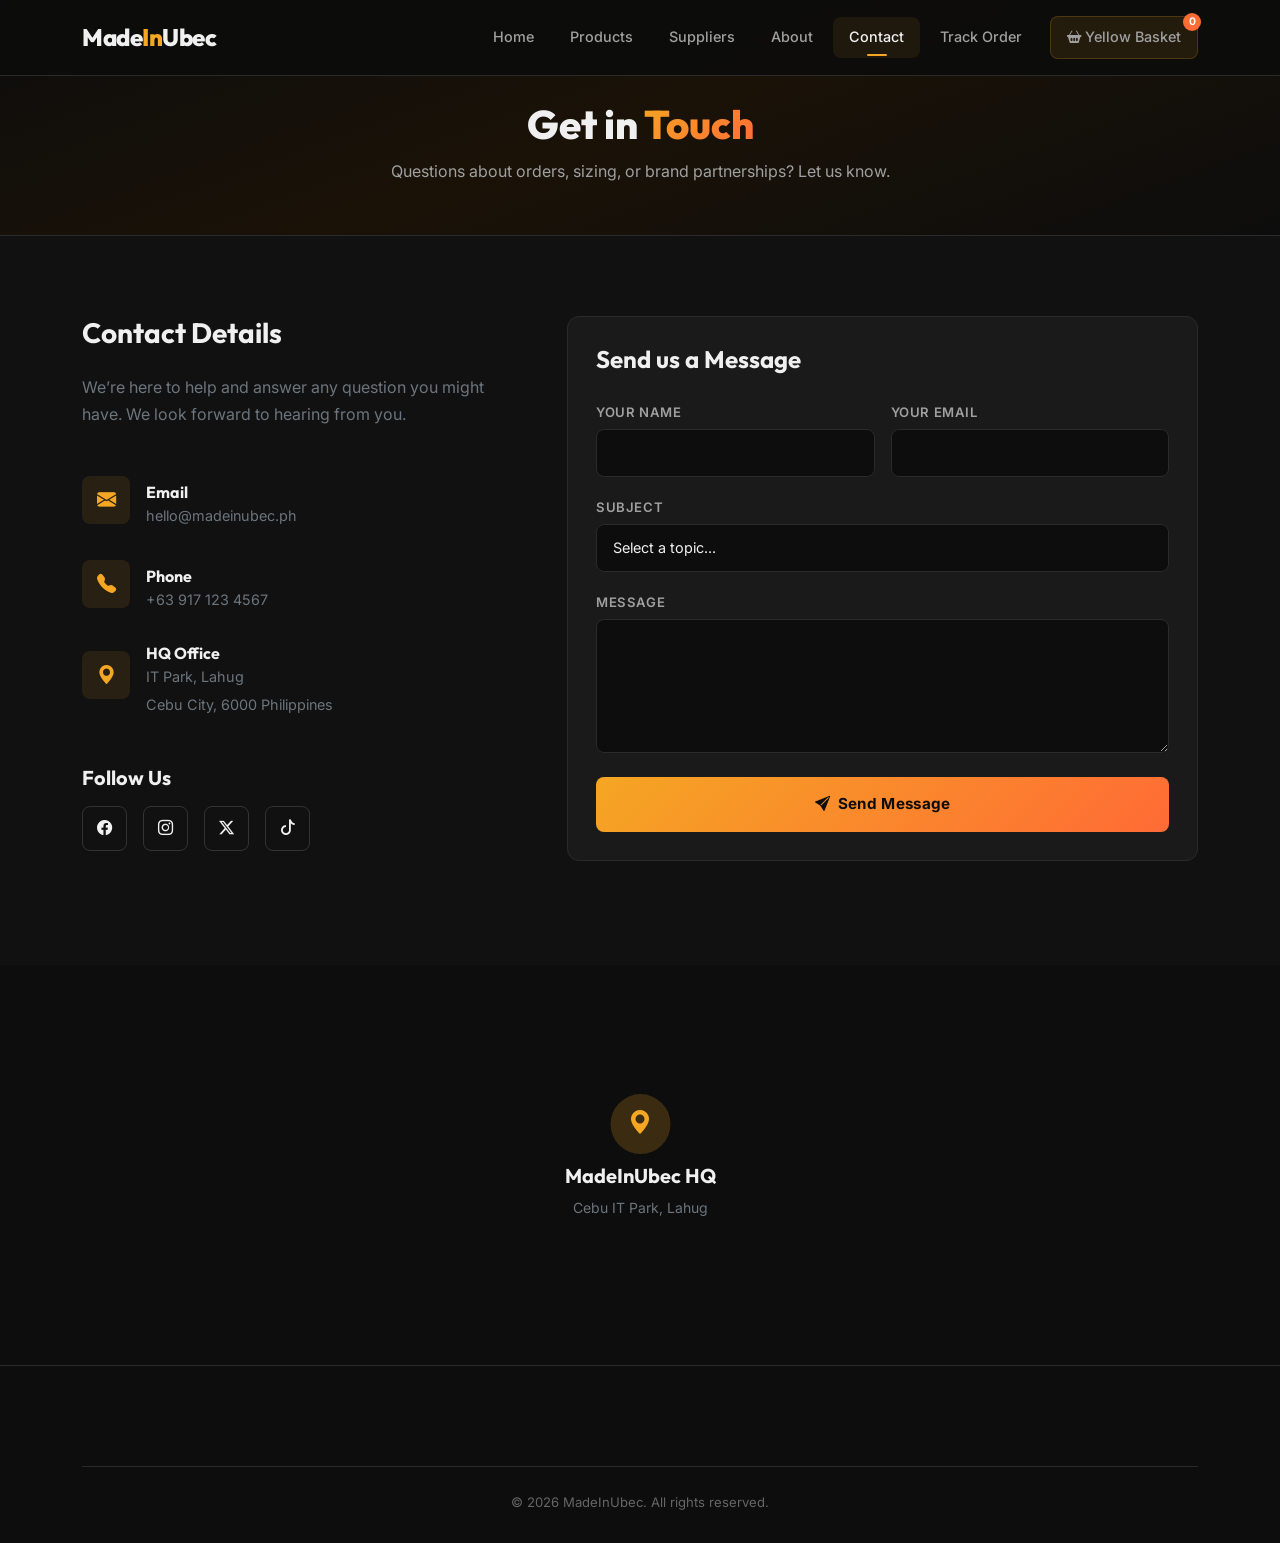
<file: views/contact.html>
<!DOCTYPE html>
<html lang="en">

<head>
  <meta charset="UTF-8">
  <meta name="viewport" content="width=device-width, initial-scale=1.0">
  <title>Contact Us — MadeInUbec</title>
  <link href="https://cdn.jsdelivr.net/npm/bootstrap@5.3.3/dist/css/bootstrap.min.css" rel="stylesheet">
  <link href="https://cdn.jsdelivr.net/npm/bootstrap-icons@1.11.3/font/bootstrap-icons.min.css" rel="stylesheet">
  <link href="../styles/styles.css" rel="stylesheet">
  <link rel="icon" type="image/x-icon" href="../favicon.ico">
</head>

<body>



  <!-- this part is for the navigation bar -->
  <nav class="navbar navbar-expand-lg navbar-mcebu fixed-top" id="mainNav">
    <div class="container">
      <a class="navbar-brand navbar-brand-mcebu" href="index.html">Made<span>In</span>Ubec</a>
      <button class="navbar-toggler navbar-toggler-mcebu" type="button" data-bs-toggle="collapse"
        data-bs-target="#navMenu"><span class="navbar-toggler-icon"></span></button>
      <div class="collapse navbar-collapse" id="navMenu">
        <ul class="navbar-nav ms-auto align-items-lg-center gap-1">
          <li class="nav-item"><a class="nav-link" href="index.html">Home</a></li>
          <li class="nav-item"><a class="nav-link" href="products.html">Products</a></li>
          <li class="nav-item"><a class="nav-link" href="suppliers.html">Suppliers</a></li>
          <li class="nav-item"><a class="nav-link" href="about.html">About</a></li>
          <li class="nav-item"><a class="nav-link active" href="contact.html">Contact</a></li>
          <li class="nav-item"><a class="nav-link" href="order-status.html">Track Order</a></li>
          <li class="nav-item ms-lg-2"><a class="nav-link cart-btn" href="#" id="cartToggle"><i
                class="bi bi-basket2-fill"></i> Yellow Basket <span class="cart-badge" id="cartBadge">0</span></a></li>
        </ul>
      </div>
    </div>
  </nav>



  <!-- this part is for the cart drawer overlay and sidebar -->
  <div class="cart-overlay" id="cartOverlay"></div>
  <div class="cart-drawer" id="cartDrawer">
    <div class="cart-drawer-header">
      <h5><i class="bi bi-basket2-fill" style="color:var(--primary)"></i> Yellow <span>Basket</span></h5><button
        class="cart-close-btn" id="cartClose"><i class="bi bi-x-lg"></i></button>
    </div>
    <div class="cart-drawer-body" id="cartBody">
      <div class="cart-empty-msg" id="cartEmpty"><i class="bi bi-basket"></i>
        <p>Your basket is empty</p>
      </div>
      <div id="cartItems"></div>
    </div>
    <div class="cart-drawer-footer">
      <div class="cart-total-row"><span class="cart-total-label">Total</span><span class="cart-total-value"
          id="cartTotal">₱0.00</span></div><a href="checkout.html" class="btn btn-checkout" id="checkoutBtn"
        disabled>Proceed to Checkout</a>
    </div>
  </div>



  <!-- this part is for the page header -->
  <section class="page-header">
    <h1>Get in <span class="text-gradient">Touch</span></h1>
    <p>Questions about orders, sizing, or brand partnerships? Let us know.</p>
  </section>



  <!-- this part is for the contact info and form section -->
  <section class="section-padding">
    <div class="container">
      <div class="row g-5">


        <div class="col-lg-5">
          <h3 class="mb-4" style="font-family:var(--font-heading);font-weight:700">Contact Details</h3>
          <p class="text-secondary mb-5">We’re here to help and answer any question you might have. We look forward to
            hearing from you.</p>

          <div class="d-flex align-items-center mb-4">
            <div class="contact-icon"><i class="bi bi-envelope-fill"></i></div>
            <div class="ms-3">
              <h6 class="mb-0 fw-bold">Email</h6>
              <a href="mailto:hello@madeinubec.ph" class="text-secondary"
                style="font-size:0.9rem">hello@madeinubec.ph</a>
            </div>
          </div>

          <div class="d-flex align-items-center mb-4">
            <div class="contact-icon"><i class="bi bi-telephone-fill"></i></div>
            <div class="ms-3">
              <h6 class="mb-0 fw-bold">Phone</h6>
              <a href="tel:+639171234567" class="text-secondary" style="font-size:0.9rem">+63 917 123 4567</a>
            </div>
          </div>

          <div class="d-flex align-items-center mb-5">
            <div class="contact-icon"><i class="bi bi-geo-alt-fill"></i></div>
            <div class="ms-3">
              <h6 class="mb-0 fw-bold">HQ Office</h6>
              <span class="text-secondary" style="font-size:0.9rem">IT Park, Lahug<br>Cebu City, 6000 Philippines</span>
            </div>
          </div>

          <h5 class="fw-bold mb-3">Follow Us</h5>
          <div class="d-flex gap-3">
            <a href="#" class="btn btn-outline-mcebu" style="padding:10px 14px"><i class="bi bi-facebook m-0"></i></a>
            <a href="#" class="btn btn-outline-mcebu" style="padding:10px 14px"><i class="bi bi-instagram m-0"></i></a>
            <a href="#" class="btn btn-outline-mcebu" style="padding:10px 14px"><i class="bi bi-twitter-x m-0"></i></a>
            <a href="#" class="btn btn-outline-mcebu" style="padding:10px 14px"><i class="bi bi-tiktok m-0"></i></a>
          </div>
        </div>


        <div class="col-lg-7">
          <div class="contact-card">
            <h4 class="mb-4 fw-bold">Send us a Message</h4>
            <form id="contactForm">
              <div class="row g-3">
                <div class="col-md-6">
                  <label class="form-label-dark">Your Name</label>
                  <input type="text" class="form-control form-control-dark" id="contactName" required>
                </div>
                <div class="col-md-6">
                  <label class="form-label-dark">Your Email</label>
                  <input type="email" class="form-control form-control-dark" id="contactEmail" required>
                </div>
                <div class="col-12">
                  <label class="form-label-dark">Subject</label>
                  <select class="form-select form-control-dark" id="contactSubject" required>
                    <option value="">Select a topic...</option>
                    <option value="order">Order Inquiry</option>
                    <option value="return">Returns & Exchanges</option>
                    <option value="partnership">Brand Partnership</option>
                    <option value="other">Other</option>
                  </select>
                </div>
                <div class="col-12">
                  <label class="form-label-dark">Message</label>
                  <textarea class="form-control form-control-dark" id="contactMessage" rows="5" required></textarea>
                </div>
                <div class="col-12 mt-4">
                  <button type="submit" class="btn btn-primary-mcebu w-100" style="padding:16px"><i
                      class="bi bi-send-fill me-2"></i>Send Message</button>
                </div>
              </div>
            </form>
          </div>
        </div>

      </div>
    </div>
  </section>



  <!-- this part is for the map/location placeholder section -->
  <section class="mt-4" style="height:400px; background:var(--bg-dark); position:relative; overflow:hidden">
    <div class="position-absolute top-50 start-50 translate-middle text-center" style="z-index:2">
      <div
        style="width:60px;height:60px;border-radius:50%;background:rgba(245,166,35,0.2);color:var(--primary);display:flex;align-items:center;justify-content:center;margin:0 auto 10px;font-size:1.5rem">
        <i class="bi bi-geo-alt-fill"></i>
      </div>
      <h5 class="fw-bold">MadeInUbec HQ</h5>
      <p class="text-secondary small">Cebu IT Park, Lahug</p>
    </div>

    <div
      style="position:absolute;inset:0;opacity:0.05;background-image:linear-gradient(var(--border-color) 1px, transparent 1px), linear-gradient(90deg, var(--border-color) 1px, transparent 1px);background-size:40px 40px;">
    </div>
  </section>



  <!-- this part is for the footer -->
  <footer class="footer-mcebu">
    <div class="container">
      <div class="footer-bottom">&copy; 2026 MadeInUbec. All rights reserved.</div>
    </div>
  </footer>


  <!-- this part is for the toast notifications -->
  <div class="toast-mcebu" id="toastNotif"><i class="bi bi-check-circle-fill"></i> <span id="toastMsg"></span></div>
  <script src="https://cdn.jsdelivr.net/npm/bootstrap@5.3.3/dist/js/bootstrap.bundle.min.js"></script>
  <script src="../js/cart.js"></script>
  <script src="../data/products.js"></script>
  <script src="../js/app.js"></script>
  <script>
    document.getElementById('contactForm')?.addEventListener('submit', (e) => {
      e.preventDefault();
      setTimeout(() => {
        showToast('Message sent successfully. We will get back to you shortly.');
        e.target.reset();
      }, 500);
    });
  </script>
</body>

</html>
</file>
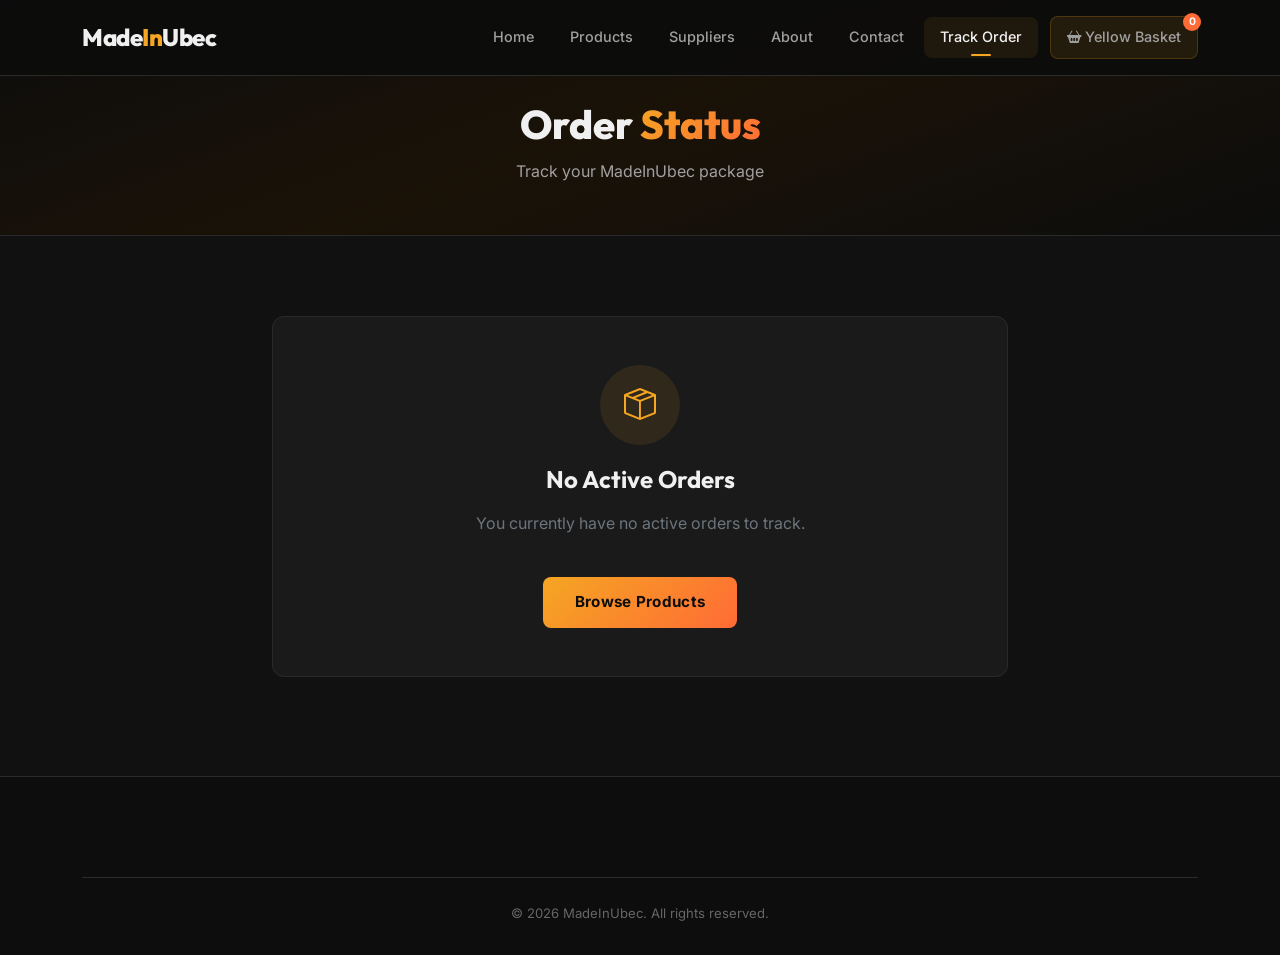
<file: views/order-status.html>
<!DOCTYPE html>
<html lang="en">

<head>
  <meta charset="UTF-8">
  <meta name="viewport" content="width=device-width, initial-scale=1.0">
  <title>Order Status — MadeInUbec</title>
  <link href="https://cdn.jsdelivr.net/npm/bootstrap@5.3.3/dist/css/bootstrap.min.css" rel="stylesheet">
  <link href="https://cdn.jsdelivr.net/npm/bootstrap-icons@1.11.3/font/bootstrap-icons.min.css" rel="stylesheet">
  <link href="../styles/styles.css" rel="stylesheet">
  <link rel="icon" type="image/x-icon" href="../favicon.ico">
</head>

<body>



  <!-- this part is for the navigation bar -->
  <nav class="navbar navbar-expand-lg navbar-mcebu fixed-top" id="mainNav">
    <div class="container">
      <a class="navbar-brand navbar-brand-mcebu" href="index.html">Made<span>In</span>Ubec</a>
      <button class="navbar-toggler navbar-toggler-mcebu" type="button" data-bs-toggle="collapse"
        data-bs-target="#navMenu"><span class="navbar-toggler-icon"></span></button>
      <div class="collapse navbar-collapse" id="navMenu">
        <ul class="navbar-nav ms-auto align-items-lg-center gap-1">
          <li class="nav-item"><a class="nav-link" href="index.html">Home</a></li>
          <li class="nav-item"><a class="nav-link" href="products.html">Products</a></li>
          <li class="nav-item"><a class="nav-link" href="suppliers.html">Suppliers</a></li>
          <li class="nav-item"><a class="nav-link" href="about.html">About</a></li>
          <li class="nav-item"><a class="nav-link" href="contact.html">Contact</a></li>
          <li class="nav-item"><a class="nav-link active" href="order-status.html">Track Order</a></li>
          <li class="nav-item ms-lg-2"><a class="nav-link cart-btn" href="#" id="cartToggle"><i
                class="bi bi-basket2-fill"></i> Yellow Basket <span class="cart-badge" id="cartBadge">0</span></a></li>
        </ul>
      </div>
    </div>
  </nav>



  <!-- this part is for the cart drawer overlay and sidebar -->
  <div class="cart-overlay" id="cartOverlay"></div>
  <div class="cart-drawer" id="cartDrawer">
    <div class="cart-drawer-header">
      <h5><i class="bi bi-basket2-fill" style="color:var(--primary)"></i> Yellow <span>Basket</span></h5><button
        class="cart-close-btn" id="cartClose"><i class="bi bi-x-lg"></i></button>
    </div>
    <div class="cart-drawer-body" id="cartBody">
      <div class="cart-empty-msg" id="cartEmpty"><i class="bi bi-basket"></i>
        <p>Your basket is empty</p>
      </div>
      <div id="cartItems"></div>
    </div>
    <div class="cart-drawer-footer">
      <div class="cart-total-row"><span class="cart-total-label">Total</span><span class="cart-total-value"
          id="cartTotal">₱0.00</span></div><a href="checkout.html" class="btn btn-checkout" id="checkoutBtn"
        disabled>Proceed to Checkout</a>
    </div>
  </div>



  <!-- this part is for the page header -->
  <section class="page-header">
    <h1>Order <span class="text-gradient">Status</span></h1>
    <p>Track your MadeInUbec package</p>
  </section>



  <!-- this part is for the order tracking section -->
  <section class="section-padding" style="min-height:60vh">
    <div class="container">
      <div class="row justify-content-center">
        <div class="col-lg-8 text-center" id="orderInitState">
          <div class="checkout-card p-5">
            <div
              style="width:80px;height:80px;border-radius:50%;background:rgba(245,166,35,0.1);color:var(--primary);display:flex;align-items:center;justify-content:center;margin:0 auto 20px;font-size:2rem">
              <i class="bi bi-box-seam"></i>
            </div>
            <h4>No Active Orders</h4>
            <p class="text-secondary mt-3">You currently have no active orders to track.</p>
            <a href="products.html" class="btn btn-primary-mcebu mt-4">Browse Products</a>
          </div>
        </div>

        <div class="col-lg-10" id="orderTrackState" style="display:none">
          <div class="checkout-card p-4 p-md-5">
            <div class="d-flex justify-content-between align-items-center mb-4 flex-wrap">
              <h5 class="mb-0">Order: <span id="displayOrderId" style="color:var(--primary)"></span></h5>
              <span class="badge"
                style="background:rgba(245,166,35,0.15);color:var(--warning);font-size:0.85rem;padding:6px 12px;border-radius:20px"
                id="statusBadge">Processing</span>
            </div>

            <div class="order-tracker">
              <div class="progress-bar-fill" id="trackProgress" style="width:0%"></div>
              <div class="tracker-step active" id="step1">
                <div class="tracker-icon"><i class="bi bi-bag-check"></i></div>
                <div class="tracker-label">Order Placed</div>
              </div>
              <div class="tracker-step" id="step2">
                <div class="tracker-icon"><i class="bi bi-box-seam"></i></div>
                <div class="tracker-label">Processing</div>
              </div>
              <div class="tracker-step" id="step3">
                <div class="tracker-icon"><i class="bi bi-truck"></i></div>
                <div class="tracker-label">Shipped</div>
              </div>
              <div class="tracker-step" id="step4">
                <div class="tracker-icon"><i class="bi bi-house-door"></i></div>
                <div class="tracker-label">Delivered</div>
              </div>
            </div>

            <div class="mt-5 text-center">
              <p class="text-secondary" id="trackMessage">We've received your order and are currently processing it.</p>
              <button class="btn btn-outline-mcebu mt-3" onclick="resetTracking()">Track Another Order</button>
            </div>
          </div>
        </div>
      </div>
    </div>
  </section>



  <!-- this part is for the footer -->
  <footer class="footer-mcebu">
    <div class="container">
      <div class="footer-bottom">&copy; 2026 MadeInUbec. All rights reserved.</div>
    </div>
  </footer>


  <!-- this part is for the toast notifications -->
  <div class="toast-mcebu" id="toastNotif"><i class="bi bi-check-circle-fill"></i> <span id="toastMsg"></span></div>
  <script src="https://cdn.jsdelivr.net/npm/bootstrap@5.3.3/dist/js/bootstrap.bundle.min.js"></script>
  <script src="../js/cart.js"></script>
  <script src="../data/products.js"></script>
  <script src="../js/app.js"></script>
  <script>
    // Simple Order Tracking Simulation
    function startTracking(orderId) {
      document.getElementById('displayOrderId').innerText = orderId.toUpperCase();
      document.getElementById('orderInitState').style.display = 'none';
      document.getElementById('orderTrackState').style.display = 'block';

      let step = 1;
      const progress = document.getElementById('trackProgress');
      const badge = document.getElementById('statusBadge');
      const msg = document.getElementById('trackMessage');

      const interval = setInterval(() => {
        step++;
        if (step === 2) {
          document.getElementById('step2').classList.add('active');
          document.getElementById('step1').classList.add('completed');
          document.getElementById('step1').classList.remove('active');
          progress.style.width = '26.66%'; /* 1/3 of 80% max width */
          badge.innerText = 'Processing';
          msg.innerText = 'Your order is being packed by the brand.';
        } else if (step === 3) {
          document.getElementById('step3').classList.add('active');
          document.getElementById('step2').classList.add('completed');
          document.getElementById('step2').classList.remove('active');
          progress.style.width = '53.33%'; /* 2/3 of 80% max width */
          badge.innerText = 'Shipped';
          badge.style.color = '#3b82f6';
          badge.style.background = 'rgba(59,130,246,0.15)';
          msg.innerText = 'Your order is on the way via courier.';
        } else if (step === 4) {
          document.getElementById('step4').classList.add('completed');
          document.getElementById('step3').classList.add('completed');
          document.getElementById('step3').classList.remove('active');
          progress.style.width = '80%';
          badge.innerText = 'Delivered';
          badge.style.color = '#22c55e';
          badge.style.background = 'rgba(34,197,94,0.15)';
          msg.innerText = 'Package delivered safely. Enjoy your gear!';
          clearInterval(interval);
        }
      }, 2000); // Progresses every 2 seconds for demo
    }

    // Auto-start if order param in URL (coming from checkout)
    window.addEventListener('DOMContentLoaded', () => {
      const urlParams = new URLSearchParams(window.location.search);
      const order = urlParams.get('order');
      if (order) {
        startTracking(order);
      }
    });
  </script>
</body>

</html>
</file>
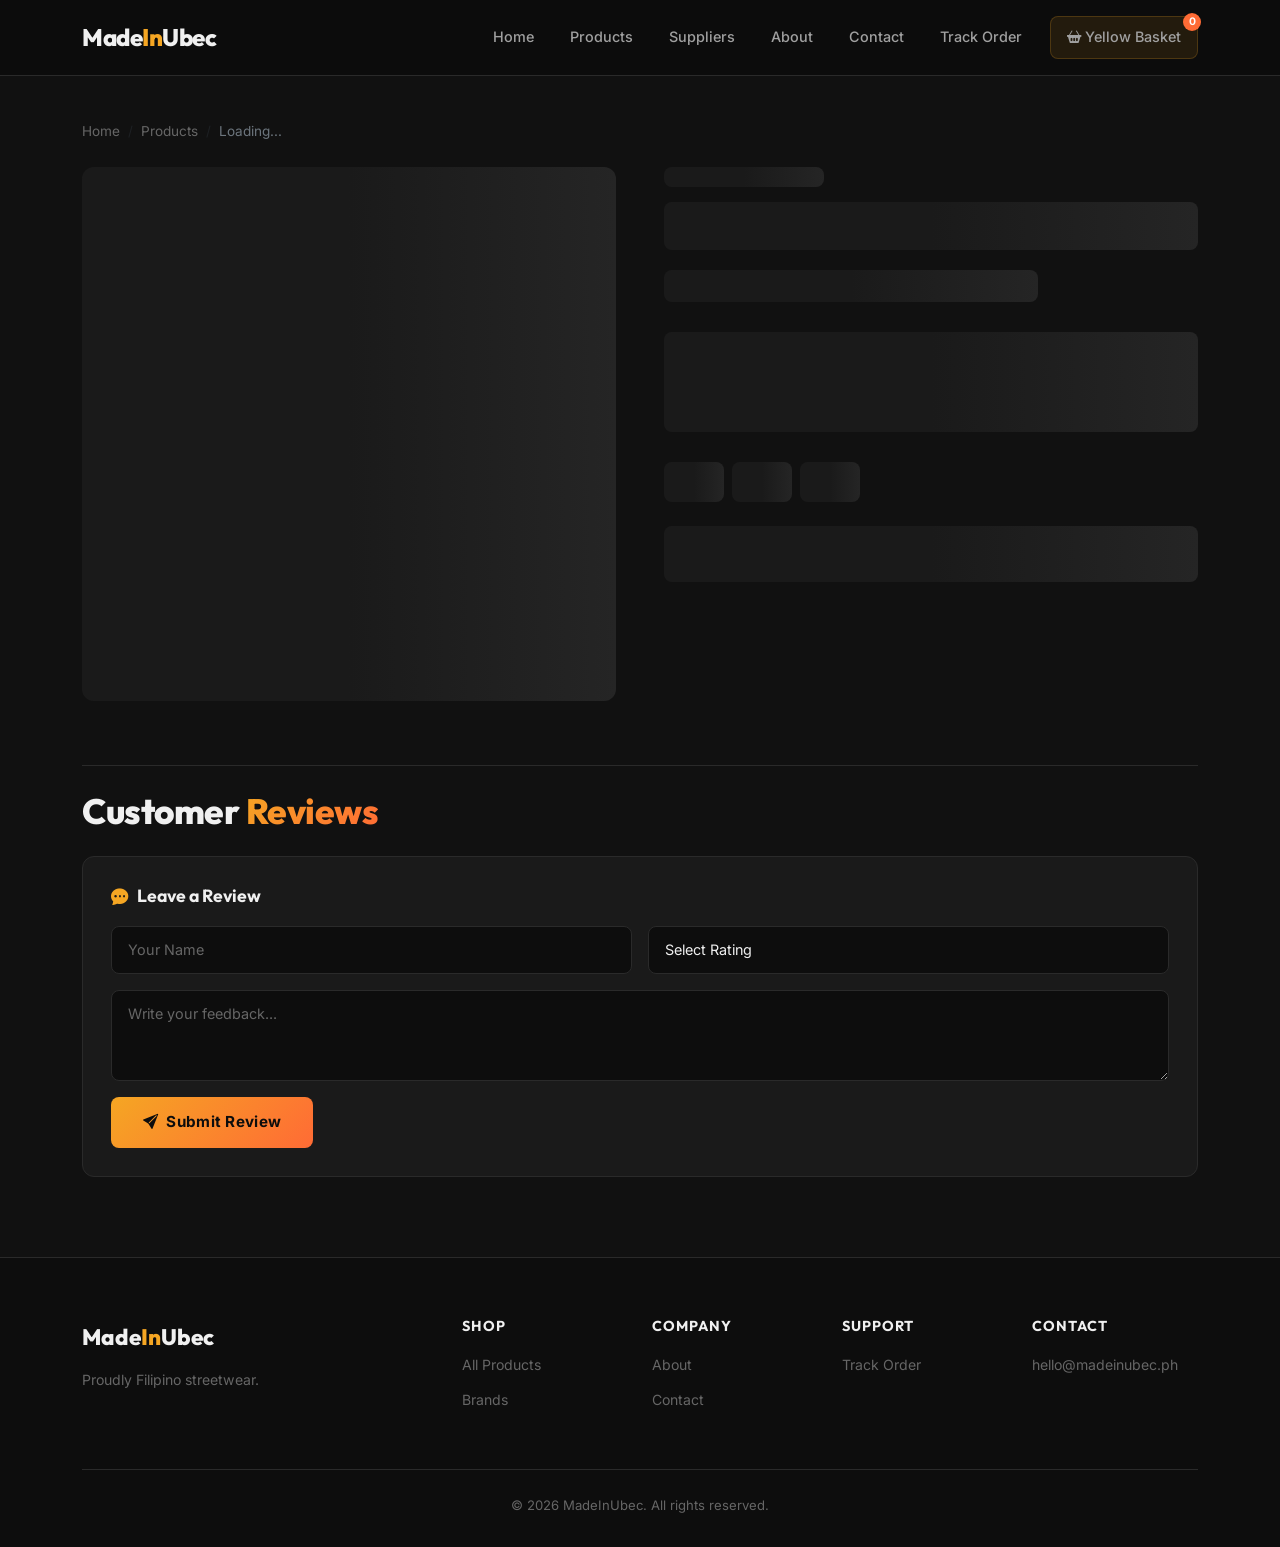
<file: views/product-details.html>
<!DOCTYPE html>
<html lang="en">

<head>
  <meta charset="UTF-8">
  <meta name="viewport" content="width=device-width, initial-scale=1.0">
  <title>Product Details — MadeInUbec</title>
  <link href="https://cdn.jsdelivr.net/npm/bootstrap@5.3.3/dist/css/bootstrap.min.css" rel="stylesheet">
  <link href="https://cdn.jsdelivr.net/npm/bootstrap-icons@1.11.3/font/bootstrap-icons.min.css" rel="stylesheet">
  <link href="../styles/styles.css" rel="stylesheet">
  <link rel="icon" type="image/x-icon" href="../favicon.ico">
</head>

<body>



  <!-- this part is for the navigation bar -->
  <nav class="navbar navbar-expand-lg navbar-mcebu fixed-top" id="mainNav">
    <div class="container">
      <a class="navbar-brand navbar-brand-mcebu" href="index.html">Made<span>In</span>Ubec</a>
      <button class="navbar-toggler navbar-toggler-mcebu" type="button" data-bs-toggle="collapse"
        data-bs-target="#navMenu"><span class="navbar-toggler-icon"></span></button>
      <div class="collapse navbar-collapse" id="navMenu">
        <ul class="navbar-nav ms-auto align-items-lg-center gap-1">
          <li class="nav-item"><a class="nav-link" href="index.html">Home</a></li>
          <li class="nav-item"><a class="nav-link" href="products.html">Products</a></li>
          <li class="nav-item"><a class="nav-link" href="suppliers.html">Suppliers</a></li>
          <li class="nav-item"><a class="nav-link" href="about.html">About</a></li>
          <li class="nav-item"><a class="nav-link" href="contact.html">Contact</a></li>
          <li class="nav-item"><a class="nav-link" href="order-status.html">Track Order</a></li>
          <li class="nav-item ms-lg-2"><a class="nav-link cart-btn" href="#" id="cartToggle"><i
                class="bi bi-basket2-fill"></i> Yellow Basket <span class="cart-badge" id="cartBadge">0</span></a></li>
        </ul>
      </div>
    </div>
  </nav>



  <!-- this part is for the cart drawer overlay and sidebar -->
  <div class="cart-overlay" id="cartOverlay"></div>
  <div class="cart-drawer" id="cartDrawer">
    <div class="cart-drawer-header">
      <h5><i class="bi bi-basket2-fill" style="color:var(--primary)"></i> Yellow <span>Basket</span></h5><button
        class="cart-close-btn" id="cartClose"><i class="bi bi-x-lg"></i></button>
    </div>
    <div class="cart-drawer-body" id="cartBody">
      <div class="cart-empty-msg" id="cartEmpty"><i class="bi bi-basket"></i>
        <p>Your basket is empty</p>
      </div>
      <div id="cartItems"></div>
    </div>
    <div class="cart-drawer-footer">
      <div class="cart-total-row"><span class="cart-total-label">Total</span><span class="cart-total-value"
          id="cartTotal">₱0.00</span></div><a href="checkout.html" class="btn btn-checkout" id="checkoutBtn"
        disabled>Proceed to Checkout</a>
    </div>
  </div>



  <!-- this part is for the product detail main section -->
  <section class="section-padding" style="padding-top:120px">
    <div class="container">
      <nav aria-label="breadcrumb" class="mb-4">
        <ol class="breadcrumb" style="font-size:0.85rem">
          <li class="breadcrumb-item"><a href="index.html" style="color:var(--text-muted)">Home</a></li>
          <li class="breadcrumb-item"><a href="products.html" style="color:var(--text-muted)">Products</a></li>
          <li class="breadcrumb-item active text-secondary" id="breadcrumbName">Loading...</li>
        </ol>
      </nav>
      <div class="row g-5" id="productDetail">
        <div class="col-lg-6">
          <img src="" alt="" class="detail-img" id="detailImg">
        </div>
        <div class="col-lg-6">
          <span class="detail-brand" id="detailBrand"></span>
          <h1 class="detail-name" id="detailName"></h1>
          <div class="detail-price" id="detailPrice"></div>
          <div id="detailStockBadge" class="mt-2"></div>
          <p class="detail-desc" id="detailDesc"></p>


          <div class="mb-3" id="sizeWrap">
            <label class="form-label-dark">Select Size</label>
            <div class="d-flex gap-2 flex-wrap" id="sizeButtons"></div>
          </div>


          <dl class="detail-specs" id="detailSpecs"></dl>

          <button class="btn btn-primary-mcebu w-100 mt-3" id="detailAddCart" style="padding:16px">
            <i class="bi bi-basket2-fill me-2"></i>Add to Yellow Basket
          </button>


        </div>
      </div>



      <!-- this part is for the customer reviews section -->
      <div class="mt-5 pt-4" style="border-top:1px solid var(--border-color)">
        <h3 class="section-title mb-4">Customer <span class="text-gradient">Reviews</span></h3>
        <div id="reviewsList"></div>

        <div class="checkout-card mt-4">
          <h5><i class="bi bi-chat-dots-fill me-2" style="color:var(--primary)"></i>Leave a Review</h5>
          <form id="reviewForm">
            <div class="row g-3">
              <div class="col-md-6"><input type="text" class="form-control form-control-dark" id="reviewName"
                  placeholder="Your Name" required></div>
              <div class="col-md-6">
                <select class="form-select form-control-dark" id="reviewRating" required>
                  <option value="">Select Rating</option>
                  <option value="5">★★★★★ Excellent</option>
                  <option value="4">★★★★☆ Good</option>
                  <option value="3">★★★☆☆ Average</option>
                  <option value="2">★★☆☆☆ Below Average</option>
                  <option value="1">★☆☆☆☆ Poor</option>
                </select>
              </div>
              <div class="col-12"><textarea class="form-control form-control-dark" id="reviewText" rows="3"
                  placeholder="Write your feedback..." required></textarea></div>
              <div class="col-12"><button type="submit" class="btn btn-primary-mcebu"><i
                    class="bi bi-send-fill me-2"></i>Submit Review</button></div>
            </div>
          </form>
        </div>
      </div>
    </div>
  </section>



  <!-- this part is for the footer section -->
  <footer class="footer-mcebu">
    <div class="container">
      <div class="row g-4">
        <div class="col-lg-4">
          <div class="footer-brand">Made<span>In</span>Ubec</div>
          <p class="footer-text">Proudly Filipino streetwear.</p>
        </div>
        <div class="col-6 col-lg-2">
          <h6 class="footer-heading">Shop</h6>
          <ul class="footer-links">
            <li><a href="products.html">All Products</a></li>
            <li><a href="suppliers.html">Brands</a></li>
          </ul>
        </div>
        <div class="col-6 col-lg-2">
          <h6 class="footer-heading">Company</h6>
          <ul class="footer-links">
            <li><a href="about.html">About</a></li>
            <li><a href="contact.html">Contact</a></li>
          </ul>
        </div>
        <div class="col-6 col-lg-2">
          <h6 class="footer-heading">Support</h6>
          <ul class="footer-links">
            <li><a href="order-status.html">Track Order</a></li>
          </ul>
        </div>
        <div class="col-6 col-lg-2">
          <h6 class="footer-heading">Contact</h6>
          <ul class="footer-links">
            <li><a href="mailto:hello@madeinubec.ph">hello@madeinubec.ph</a></li>
          </ul>
        </div>
      </div>
      <div class="footer-bottom">&copy; 2026 MadeInUbec. All rights reserved.</div>
    </div>
  </footer>


  <!-- this part is for the toast notifications -->
  <div class="toast-mcebu" id="toastNotif"><i class="bi bi-check-circle-fill"></i> <span id="toastMsg"></span></div>
  <script src="https://cdn.jsdelivr.net/npm/bootstrap@5.3.3/dist/js/bootstrap.bundle.min.js"></script>
  <script src="../js/cart.js"></script>
  <script src="../data/products.js"></script>
  <script src="../js/app.js"></script>
</body>

</html>
</file>
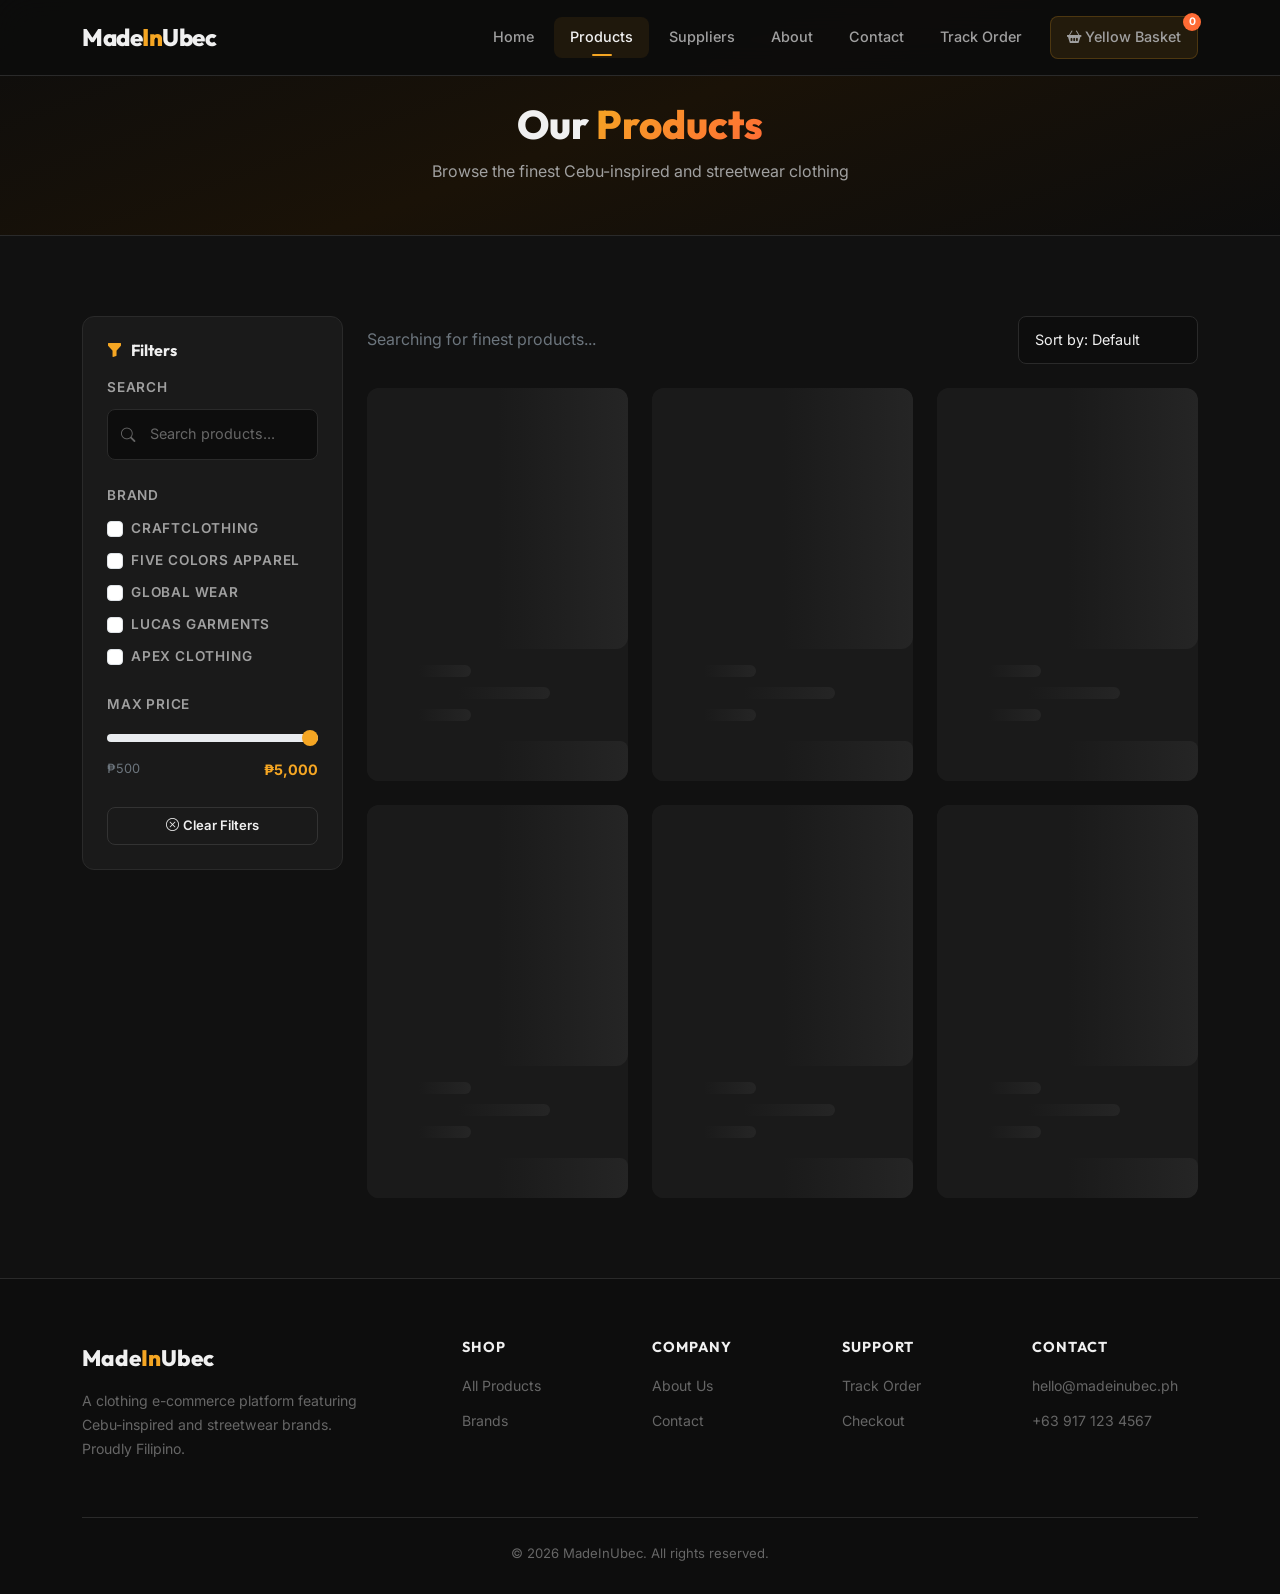
<file: views/products.html>
<!DOCTYPE html>
<html lang="en">

<head>
  <meta charset="UTF-8">
  <meta name="viewport" content="width=device-width, initial-scale=1.0">
  <title>Products — MadeInUbec</title>
  <meta name="description"
    content="Browse all products from MadeInUbec — Craftclothing, Five Colors Apparel, Global Wear Manufacturing, Lucas Garments, Apex Clothing and more.">
  <link href="https://cdn.jsdelivr.net/npm/bootstrap@5.3.3/dist/css/bootstrap.min.css" rel="stylesheet">
  <link href="https://cdn.jsdelivr.net/npm/bootstrap-icons@1.11.3/font/bootstrap-icons.min.css" rel="stylesheet">
  <link href="../styles/styles.css" rel="stylesheet">
  <link rel="icon" type="image/x-icon" href="../favicon.ico">
</head>

<body>



  <!-- this part is for the navigation bar -->
  <nav class="navbar navbar-expand-lg navbar-mcebu fixed-top" id="mainNav">
    <div class="container">
      <a class="navbar-brand navbar-brand-mcebu" href="index.html">Made<span>In</span>Ubec</a>
      <button class="navbar-toggler navbar-toggler-mcebu" type="button" data-bs-toggle="collapse"
        data-bs-target="#navMenu">
        <span class="navbar-toggler-icon"></span>
      </button>
      <div class="collapse navbar-collapse" id="navMenu">
        <ul class="navbar-nav ms-auto align-items-lg-center gap-1">
          <li class="nav-item"><a class="nav-link" href="index.html">Home</a></li>
          <li class="nav-item"><a class="nav-link active" href="products.html">Products</a></li>
          <li class="nav-item"><a class="nav-link" href="suppliers.html">Suppliers</a></li>
          <li class="nav-item"><a class="nav-link" href="about.html">About</a></li>
          <li class="nav-item"><a class="nav-link" href="contact.html">Contact</a></li>
          <li class="nav-item"><a class="nav-link" href="order-status.html">Track Order</a></li>
          <li class="nav-item ms-lg-2">
            <a class="nav-link cart-btn" href="#" id="cartToggle">
              <i class="bi bi-basket2-fill"></i> Yellow Basket
              <span class="cart-badge" id="cartBadge">0</span>
            </a>
          </li>
        </ul>
      </div>
    </div>
  </nav>



  <!-- this part is for the cart drawer overlay and sidebar -->
  <div class="cart-overlay" id="cartOverlay"></div>
  <div class="cart-drawer" id="cartDrawer">
    <div class="cart-drawer-header">
      <h5><i class="bi bi-basket2-fill" style="color:var(--primary)"></i> Yellow <span>Basket</span></h5>
      <button class="cart-close-btn" id="cartClose"><i class="bi bi-x-lg"></i></button>
    </div>
    <div class="cart-drawer-body" id="cartBody">
      <div class="cart-empty-msg" id="cartEmpty"><i class="bi bi-basket"></i>
        <p>Your basket is empty</p><a href="products.html" class="btn btn-sm btn-outline-mcebu mt-2">Browse Products</a>
      </div>
      <div id="cartItems"></div>
    </div>
    <div class="cart-drawer-footer">
      <div class="cart-total-row"><span class="cart-total-label">Total</span><span class="cart-total-value"
          id="cartTotal">₱0.00</span></div>
      <a href="checkout.html" class="btn btn-checkout" id="checkoutBtn" disabled>Proceed to Checkout</a>
    </div>
  </div>



  <!-- this part is for the page header -->
  <section class="page-header">
    <h1>Our <span class="text-gradient">Products</span></h1>
    <p>Browse the finest Cebu-inspired and streetwear clothing</p>
  </section>



  <!-- this part is for the product filtering and grid section -->
  <section class="section-padding">
    <div class="container">
      <div class="row g-4">

        <div class="col-lg-3">
          <div class="filter-sidebar">
            <h5 class="filter-title"><i class="bi bi-funnel-fill me-2" style="color:var(--primary)"></i>Filters</h5>


            <div class="filter-group">
              <label>Search</label>
              <div class="search-wrap">
                <i class="bi bi-search search-icon"></i>
                <input type="text" class="search-input" id="searchInput" placeholder="Search products...">
              </div>
            </div>


            <div class="filter-group">
              <label>Brand</label>
              <div class="form-check mb-2">
                <input class="form-check-input brand-filter" type="checkbox" value="Craftclothing" id="fCraftclothing">
                <label class="form-check-label" for="fCraftclothing">Craftclothing</label>
              </div>
              <div class="form-check mb-2">
                <input class="form-check-input brand-filter" type="checkbox" value="Five Colors Apparel"
                  id="fFiveColors">
                <label class="form-check-label" for="fFiveColors">Five Colors Apparel</label>
              </div>
              <div class="form-check mb-2">
                <input class="form-check-input brand-filter" type="checkbox" value="Global Wear Manufacturing"
                  id="fGlobalWear">
                <label class="form-check-label" for="fGlobalWear">Global Wear</label>
              </div>
              <div class="form-check mb-2">
                <input class="form-check-input brand-filter" type="checkbox" value="Lucas Garments" id="fLucas">
                <label class="form-check-label" for="fLucas">Lucas Garments</label>
              </div>
              <div class="form-check mb-2">
                <input class="form-check-input brand-filter" type="checkbox" value="Apex Clothing" id="fApex">
                <label class="form-check-label" for="fApex">Apex Clothing</label>
              </div>
            </div>


            <div class="filter-group">
              <label>Max Price</label>
              <input type="range" class="form-range" id="priceRange" min="500" max="5000" value="5000" step="50">
              <div class="d-flex justify-content-between">
                <span class="text-secondary" style="font-size:0.8rem">₱500</span>
                <span class="price-display" id="priceDisplay">₱5,000</span>
              </div>
            </div>


            <button class="btn btn-outline-mcebu btn-sm-mcebu w-100" id="clearFilters"><i
                class="bi bi-x-circle me-1"></i>Clear Filters</button>
          </div>
        </div>


        <div class="col-lg-9">
          <div class="d-flex justify-content-between align-items-center mb-4">
            <p class="text-secondary mb-0" id="resultCount"></p>
            <select class="form-select form-control-dark" id="sortSelect" style="width:auto;min-width:180px">
              <option value="default">Sort by: Default</option>
              <option value="price-low">Price: Low to High</option>
              <option value="price-high">Price: High to Low</option>
              <option value="name-az">Name: A–Z</option>
              <option value="name-za">Name: Z–A</option>
            </select>
          </div>
          <div class="row g-4" id="productGrid">

          </div>
        </div>
      </div>
    </div>
  </section>



  <!-- this part is for the main site footer -->
  <footer class="footer-mcebu">
    <div class="container">
      <div class="row g-4">
        <div class="col-lg-4">
          <div class="footer-brand">Made<span>In</span>Ubec</div>
          <p class="footer-text">A clothing e-commerce platform featuring Cebu-inspired and streetwear brands. Proudly
            Filipino.</p>
        </div>
        <div class="col-6 col-lg-2">
          <h6 class="footer-heading">Shop</h6>
          <ul class="footer-links">
            <li><a href="products.html">All Products</a></li>
            <li><a href="suppliers.html">Brands</a></li>
          </ul>
        </div>
        <div class="col-6 col-lg-2">
          <h6 class="footer-heading">Company</h6>
          <ul class="footer-links">
            <li><a href="about.html">About Us</a></li>
            <li><a href="contact.html">Contact</a></li>
          </ul>
        </div>
        <div class="col-6 col-lg-2">
          <h6 class="footer-heading">Support</h6>
          <ul class="footer-links">
            <li><a href="order-status.html">Track Order</a></li>
            <li><a href="checkout.html">Checkout</a></li>
          </ul>
        </div>
        <div class="col-6 col-lg-2">
          <h6 class="footer-heading">Contact</h6>
          <ul class="footer-links">
            <li><a href="mailto:hello@madeinubec.ph">hello@madeinubec.ph</a></li>
            <li><a href="tel:+639171234567">+63 917 123 4567</a></li>
          </ul>
        </div>
      </div>
      <div class="footer-bottom">&copy; 2026 MadeInUbec. All rights reserved.</div>
    </div>
  </footer>


  <!-- this part is for the toast notifications -->
  <div class="toast-mcebu" id="toastNotif"><i class="bi bi-check-circle-fill"></i> <span id="toastMsg"></span></div>

  <script src="https://cdn.jsdelivr.net/npm/bootstrap@5.3.3/dist/js/bootstrap.bundle.min.js"></script>
  <script src="../js/cart.js"></script>
  <script src="../js/search.js"></script>
  <script src="../js/filters.js"></script>
  <script src="../data/products.js"></script>
  <script src="../js/app.js"></script>
</body>

</html>
</file>
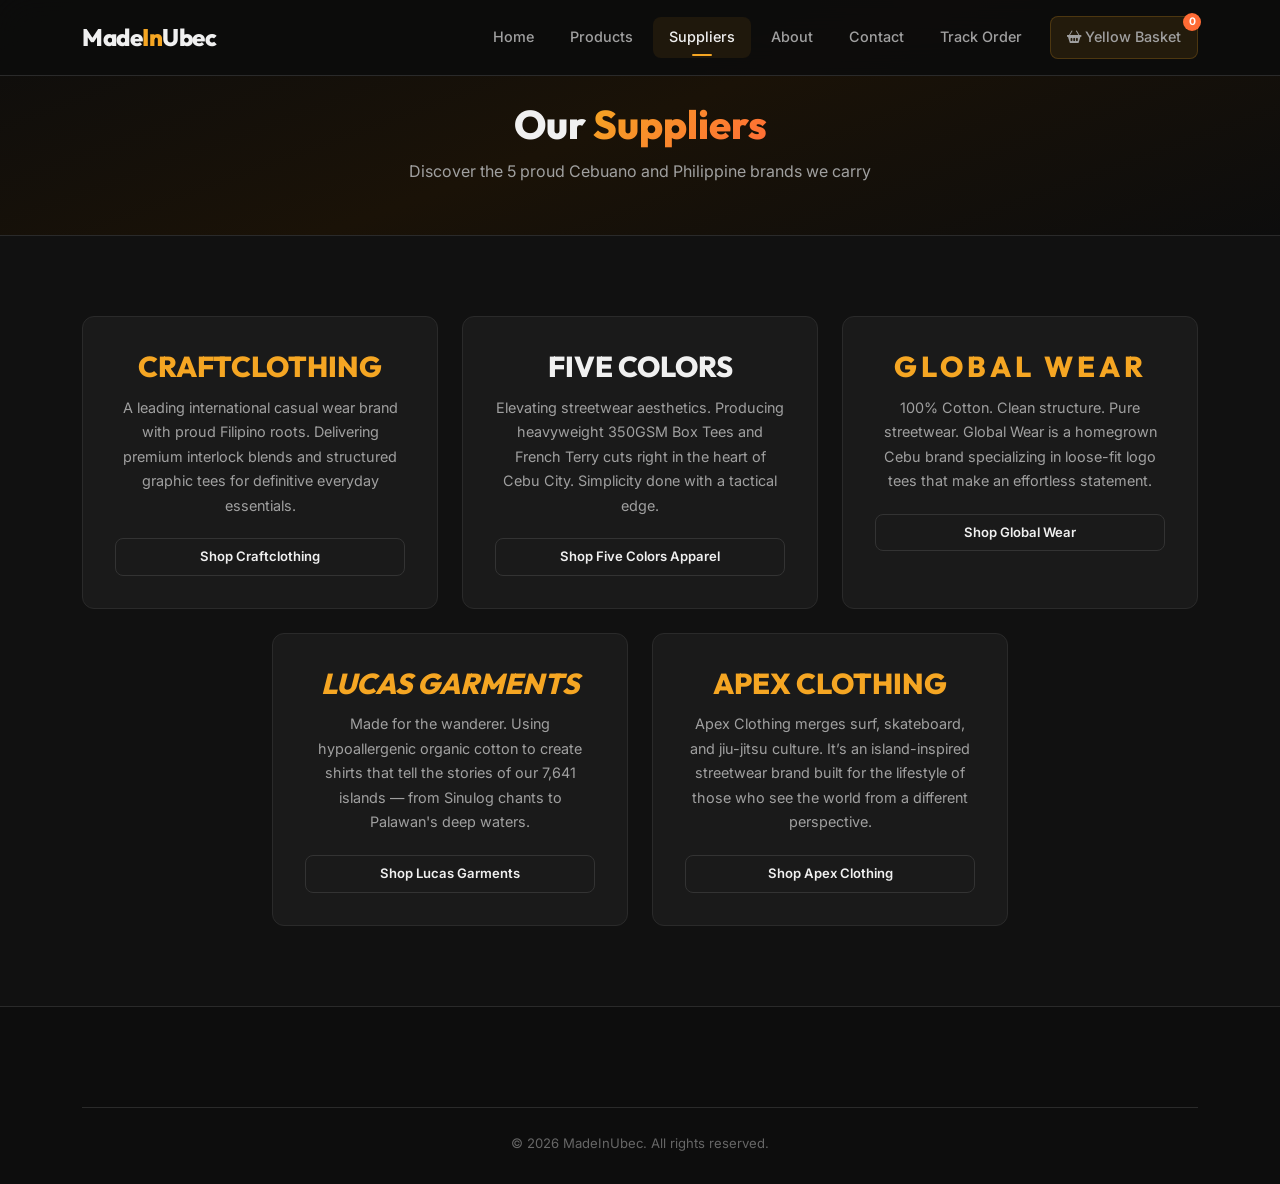
<file: views/suppliers.html>
<!DOCTYPE html>
<html lang="en">

<head>
  <meta charset="UTF-8">
  <meta name="viewport" content="width=device-width, initial-scale=1.0">
  <title>Suppliers — MadeInUbec</title>
  <link href="https://cdn.jsdelivr.net/npm/bootstrap@5.3.3/dist/css/bootstrap.min.css" rel="stylesheet">
  <link href="https://cdn.jsdelivr.net/npm/bootstrap-icons@1.11.3/font/bootstrap-icons.min.css" rel="stylesheet">
  <link href="../styles/styles.css" rel="stylesheet">
  <link rel="icon" type="image/x-icon" href="../favicon.ico">
</head>

<body>



  <!-- this part is for the navigation bar -->
  <nav class="navbar navbar-expand-lg navbar-mcebu fixed-top" id="mainNav">
    <div class="container">
      <a class="navbar-brand navbar-brand-mcebu" href="index.html">Made<span>In</span>Ubec</a>
      <button class="navbar-toggler navbar-toggler-mcebu" type="button" data-bs-toggle="collapse"
        data-bs-target="#navMenu"><span class="navbar-toggler-icon"></span></button>
      <div class="collapse navbar-collapse" id="navMenu">
        <ul class="navbar-nav ms-auto align-items-lg-center gap-1">
          <li class="nav-item"><a class="nav-link" href="index.html">Home</a></li>
          <li class="nav-item"><a class="nav-link" href="products.html">Products</a></li>
          <li class="nav-item"><a class="nav-link active" href="suppliers.html">Suppliers</a></li>
          <li class="nav-item"><a class="nav-link" href="about.html">About</a></li>
          <li class="nav-item"><a class="nav-link" href="contact.html">Contact</a></li>
          <li class="nav-item"><a class="nav-link" href="order-status.html">Track Order</a></li>
          <li class="nav-item ms-lg-2"><a class="nav-link cart-btn" href="#" id="cartToggle"><i
                class="bi bi-basket2-fill"></i> Yellow Basket <span class="cart-badge" id="cartBadge">0</span></a></li>
        </ul>
      </div>
    </div>
  </nav>



  <!-- this part is for the cart drawer overlay and sidebar -->
  <div class="cart-overlay" id="cartOverlay"></div>
  <div class="cart-drawer" id="cartDrawer">
    <div class="cart-drawer-header">
      <h5><i class="bi bi-basket2-fill" style="color:var(--primary)"></i> Yellow <span>Basket</span></h5><button
        class="cart-close-btn" id="cartClose"><i class="bi bi-x-lg"></i></button>
    </div>
    <div class="cart-drawer-body" id="cartBody">
      <div class="cart-empty-msg" id="cartEmpty"><i class="bi bi-basket"></i>
        <p>Your basket is empty</p>
      </div>
      <div id="cartItems"></div>
    </div>
    <div class="cart-drawer-footer">
      <div class="cart-total-row"><span class="cart-total-label">Total</span><span class="cart-total-value"
          id="cartTotal">₱0.00</span></div><a href="checkout.html" class="btn btn-checkout" id="checkoutBtn"
        disabled>Proceed to Checkout</a>
    </div>
  </div>



  <!-- this part is for the page header -->
  <section class="page-header">
    <h1>Our <span class="text-gradient">Suppliers</span></h1>
    <p>Discover the 5 proud Cebuano and Philippine brands we carry</p>
  </section>



  <!-- this part is for the suppliers/brands listing section -->
  <section class="section-padding">
    <div class="container">
      <div class="row g-4 justify-content-center">

        <div class="col-md-6 col-lg-4">
          <div class="supplier-card">
            <h3 class="supplier-logo">CRAFTCLOTHING</h3>
            <p class="supplier-desc">A leading international casual wear brand with proud Filipino roots. Delivering
              premium interlock blends and structured graphic tees for definitive everyday essentials.</p>
            <a href="products.html?brand=Craftclothing" class="btn btn-outline-mcebu btn-sm-mcebu w-100">Shop
              Craftclothing</a>
          </div>
        </div>


        <div class="col-md-6 col-lg-4">
          <div class="supplier-card">
            <h3 class="supplier-logo" style="color:#f0f0f0">FIVE COLORS</h3>
            <p class="supplier-desc">Elevating streetwear aesthetics. Producing heavyweight 350GSM Box Tees and French
              Terry cuts right in the heart of Cebu City. Simplicity done with a tactical edge.</p>
            <a href="products.html?brand=Five Colors Apparel" class="btn btn-outline-mcebu btn-sm-mcebu w-100">Shop Five
              Colors Apparel</a>
          </div>
        </div>


        <div class="col-md-6 col-lg-4">
          <div class="supplier-card">
            <h3 class="supplier-logo" style="letter-spacing:4px">GLOBAL WEAR</h3>
            <p class="supplier-desc">100% Cotton. Clean structure. Pure streetwear. Global Wear is a homegrown Cebu
              brand specializing in loose-fit logo tees that make an effortless statement.</p>
            <a href="products.html?brand=Global Wear Manufacturing"
              class="btn btn-outline-mcebu btn-sm-mcebu w-100">Shop Global Wear</a>
          </div>
        </div>


        <div class="col-md-6 col-lg-4">
          <div class="supplier-card">
            <h3 class="supplier-logo" style="font-style:italic">LUCAS GARMENTS</h3>
            <p class="supplier-desc">Made for the wanderer. Using hypoallergenic organic cotton to create shirts that
              tell the stories of our 7,641 islands — from Sinulog chants to Palawan's deep waters.</p>
            <a href="products.html?brand=Lucas Garments" class="btn btn-outline-mcebu btn-sm-mcebu w-100">Shop Lucas
              Garments</a>
          </div>
        </div>


        <div class="col-md-6 col-lg-4">
          <div class="supplier-card">
            <h3 class="supplier-logo">APEX CLOTHING</h3>
            <p class="supplier-desc">Apex Clothing merges surf, skateboard, and jiu-jitsu culture. It’s an
              island-inspired streetwear brand built for the lifestyle of those who see the world from a different
              perspective.</p>
            <a href="products.html?brand=Apex Clothing" class="btn btn-outline-mcebu btn-sm-mcebu w-100">Shop Apex
              Clothing</a>
          </div>
        </div>
      </div>
    </div>
  </section>



  <!-- this part is for the site footer -->
  <footer class="footer-mcebu">
    <div class="container">
      <div class="footer-bottom">&copy; 2026 MadeInUbec. All rights reserved.</div>
    </div>
  </footer>

  <script src="https://cdn.jsdelivr.net/npm/bootstrap@5.3.3/dist/js/bootstrap.bundle.min.js"></script>
  <script src="../js/cart.js"></script>
  <script src="../data/products.js"></script>
  <script src="../js/app.js"></script>
</body>

</html>
</file>
<file: styles/styles.css>
@import url('https://fonts.googleapis.com/css2?family=Inter:wght@300;400;500;600;700;800;900&family=Outfit:wght@400;500;600;700;800&display=swap');


:root {
  --primary: #f5a623;
  --primary-dark: #d4891a;
  --primary-light: #ffd77a;
  --accent: #ff6b35;
  --bg-dark: #0d0d0d;
  --bg-card: #1a1a1a;
  --bg-card-hover: #222222;
  --bg-glass: rgba(26, 26, 26, 0.85);
  --bg-body: #111111;
  --text-primary: #f0f0f0;
  --text-secondary: #a0a0a0;
  --text-muted: #666666;
  --border-color: #2a2a2a;
  --border-light: #333333;
  --success: #22c55e;
  --danger: #ef4444;
  --warning: #f5a623;
  --info: #3b82f6;
  --radius-sm: 8px;
  --radius-md: 12px;
  --radius-lg: 16px;
  --radius-xl: 24px;
  --shadow-sm: 0 2px 8px rgba(0,0,0,0.3);
  --shadow-md: 0 4px 20px rgba(0,0,0,0.4);
  --shadow-lg: 0 8px 40px rgba(0,0,0,0.5);
  --shadow-glow: 0 0 30px rgba(245, 166, 35, 0.15);
  --transition: all 0.3s cubic-bezier(0.4, 0, 0.2, 1);
  --font-body: 'Inter', sans-serif;
  --font-heading: 'Outfit', sans-serif;
}


*, *::before, *::after { box-sizing: border-box; margin: 0; padding: 0; }

html { scroll-behavior: smooth; }

body {
  font-family: var(--font-body);
  background: var(--bg-body);
  color: var(--text-primary);
  line-height: 1.7;
  -webkit-font-smoothing: antialiased;
  overflow-x: hidden;
}

a { color: var(--primary); text-decoration: none; transition: var(--transition); }
a:hover { color: var(--primary-light); }

img { max-width: 100%; height: auto; display: block; }

h1, h2, h3, h4, h5, h6 {
  font-family: var(--font-heading);
  font-weight: 700;
  line-height: 1.2;
  color: var(--text-primary);
}


.section-padding { padding: 80px 0; }
.section-title {
  font-size: 2.2rem;
  font-weight: 800;
  letter-spacing: -0.5px;
  margin-bottom: 0.5rem;
}
.section-subtitle {
  color: var(--text-secondary);
  font-size: 1.05rem;
  margin-bottom: 2.5rem;
}
.text-gradient {
  background: linear-gradient(135deg, var(--primary), var(--accent));
  -webkit-background-clip: text;
  -webkit-text-fill-color: transparent;
  background-clip: text;
}
.badge-stock {
  font-size: 0.7rem;
  padding: 4px 10px;
  border-radius: 20px;
  font-weight: 600;
  letter-spacing: 0.5px;
}
.badge-in-stock { background: rgba(34,197,94,0.15); color: var(--success); }
.badge-low-stock { background: rgba(245,166,35,0.15); color: var(--warning); }
.badge-out-stock { background: rgba(239,68,68,0.15); color: var(--danger); }


::-webkit-scrollbar { width: 8px; }
::-webkit-scrollbar-track { background: var(--bg-dark); }
::-webkit-scrollbar-thumb { background: #333; border-radius: 4px; }
::-webkit-scrollbar-thumb:hover { background: #555; }


.navbar-mcebu {
  background: rgba(13,13,13,0.92);
  backdrop-filter: blur(20px);
  -webkit-backdrop-filter: blur(20px);
  border-bottom: 1px solid var(--border-color);
  padding: 12px 0;
  transition: var(--transition);
  z-index: 1050;
}
.navbar-mcebu.scrolled {
  padding: 8px 0;
  box-shadow: var(--shadow-md);
}
.navbar-brand-mcebu {
  font-family: var(--font-heading);
  font-weight: 800;
  font-size: 1.5rem;
  color: var(--text-primary) !important;
  letter-spacing: -0.5px;
}
.navbar-brand-mcebu span { color: var(--primary); }
.navbar-mcebu .nav-link {
  color: var(--text-secondary) !important;
  font-weight: 500;
  font-size: 0.9rem;
  padding: 8px 16px !important;
  border-radius: var(--radius-sm);
  transition: var(--transition);
  position: relative;
}
.navbar-mcebu .nav-link:hover,
.navbar-mcebu .nav-link.active {
  color: var(--text-primary) !important;
  background: rgba(245,166,35,0.08);
}
.navbar-mcebu .nav-link.active::after {
  content: '';
  position: absolute;
  bottom: 2px;
  left: 50%;
  transform: translateX(-50%);
  width: 20px;
  height: 2px;
  background: var(--primary);
  border-radius: 2px;
}


.cart-btn {
  position: relative;
  background: rgba(245,166,35,0.1);
  border: 1px solid rgba(245,166,35,0.2);
  color: var(--primary) !important;
  padding: 8px 16px !important;
  border-radius: var(--radius-sm);
  font-weight: 600;
  cursor: pointer;
}
.cart-btn:hover { background: rgba(245,166,35,0.2); }
.cart-badge {
  position: absolute;
  top: -4px;
  right: -4px;
  background: var(--accent);
  color: #fff;
  font-size: 0.65rem;
  width: 18px;
  height: 18px;
  border-radius: 50%;
  display: flex;
  align-items: center;
  justify-content: center;
  font-weight: 700;
}


.navbar-toggler-mcebu {
  border: 1px solid var(--border-light);
  padding: 6px 10px;
  border-radius: var(--radius-sm);
}
.navbar-toggler-mcebu .navbar-toggler-icon {
  background-image: url("data:image/svg+xml,%3Csvg xmlns='http://www.w3.org/2000/svg' width='24' height='24' viewBox='0 0 24 24' fill='none' stroke='%23f0f0f0' stroke-width='2'%3E%3Cline x1='3' y1='6' x2='21' y2='6'/%3E%3Cline x1='3' y1='12' x2='21' y2='12'/%3E%3Cline x1='3' y1='18' x2='21' y2='18'/%3E%3C/svg%3E");
}


.hero-section {
  min-height: 92vh;
  display: flex;
  align-items: center;
  background-color: #0d0d0d;
  background-image: 
    linear-gradient(160deg, rgba(13,13,13,0.95) 0%, rgba(26,18,7,0.7) 40%, rgba(26,15,7,0.85) 70%, rgba(13,13,13,0.95) 100%),
    url('../images/cebu-island.png');
  background-size: cover;
  background-position: center;
  position: relative;
  overflow: hidden;
}
.hero-section::before {
  content: '';
  position: absolute;
  top: -50%;
  right: -20%;
  width: 700px;
  height: 700px;
  background: radial-gradient(circle, rgba(245,166,35,0.08) 0%, transparent 70%);
  border-radius: 50%;
  animation: heroPulse 8s ease-in-out infinite;
}
.hero-section::after {
  content: '';
  position: absolute;
  bottom: -30%;
  left: -10%;
  width: 500px;
  height: 500px;
  background: radial-gradient(circle, rgba(255,107,53,0.06) 0%, transparent 70%);
  border-radius: 50%;
  animation: heroPulse 10s ease-in-out infinite reverse;
}
@keyframes heroPulse {
  0%, 100% { transform: scale(1); opacity: 0.6; }
  50% { transform: scale(1.15); opacity: 1; }
}
.hero-title {
  font-size: 3.8rem;
  font-weight: 900;
  letter-spacing: -1.5px;
  line-height: 1.1;
  margin-bottom: 1.2rem;
}
.hero-subtitle {
  font-size: 1.15rem;
  color: var(--text-secondary);
  max-width: 520px;
  margin-bottom: 2rem;
}


.btn-primary-mcebu {
  background: linear-gradient(135deg, var(--primary), var(--accent));
  border: none;
  color: #0d0d0d;
  font-weight: 700;
  padding: 14px 32px;
  border-radius: var(--radius-sm);
  font-size: 0.95rem;
  letter-spacing: 0.3px;
  transition: var(--transition);
  position: relative;
  overflow: hidden;
}
.btn-primary-mcebu::before {
  content: '';
  position: absolute;
  top: 0; left: -100%;
  width: 100%; height: 100%;
  background: linear-gradient(90deg, transparent, rgba(255,255,255,0.2), transparent);
  transition: left 0.5s;
}
.btn-primary-mcebu:hover { transform: translateY(-2px); box-shadow: 0 8px 25px rgba(245,166,35,0.3); color: #0d0d0d; }
.btn-primary-mcebu:hover::before { left: 100%; }

.btn-outline-mcebu {
  background: transparent;
  border: 1px solid var(--border-light);
  color: var(--text-primary);
  font-weight: 600;
  padding: 14px 32px;
  border-radius: var(--radius-sm);
  font-size: 0.95rem;
  transition: var(--transition);
}
.btn-outline-mcebu:hover {
  border-color: var(--primary);
  color: var(--primary);
  background: rgba(245,166,35,0.05);
  transform: translateY(-2px);
}

.btn-sm-mcebu {
  padding: 8px 18px;
  font-size: 0.82rem;
  border-radius: var(--radius-sm);
}

.btn-add-cart {
  background: linear-gradient(135deg, var(--primary), var(--accent));
  border: none;
  color: #0d0d0d;
  font-weight: 700;
  padding: 10px 20px;
  border-radius: var(--radius-sm);
  font-size: 0.82rem;
  width: 100%;
  transition: var(--transition);
}
.btn-add-cart:hover {
  transform: translateY(-2px);
  box-shadow: 0 6px 20px rgba(245,166,35,0.25);
  color: #0d0d0d;
}


.product-card {
  background: var(--bg-card);
  border: 1px solid var(--border-color);
  border-radius: var(--radius-md);
  overflow: hidden;
  transition: var(--transition);
  height: 100%;
  display: flex;
  flex-direction: column;
}
.product-card:hover {
  transform: translateY(-6px);
  border-color: rgba(245,166,35,0.2);
  box-shadow: var(--shadow-glow);
}
.product-card-img {
  width: 100%;
  aspect-ratio: 1;
  object-fit: cover;
  background: #151515;
  transition: var(--transition);
}
.product-card:hover .product-card-img { transform: scale(1.05); }
.product-card-img-wrap { overflow: hidden; position: relative; }
.product-card-img-wrap .badge-stock {
  position: absolute;
  top: 12px;
  right: 12px;
  z-index: 2;
}
.product-card-body {
  padding: 16px;
  flex: 1;
  display: flex;
  flex-direction: column;
}
.product-card-brand {
  font-size: 0.72rem;
  text-transform: uppercase;
  letter-spacing: 1.2px;
  color: var(--primary);
  font-weight: 600;
  margin-bottom: 6px;
}
.product-card-name {
  font-family: var(--font-heading);
  font-weight: 600;
  font-size: 0.95rem;
  margin-bottom: 8px;
  color: var(--text-primary);
  line-height: 1.3;
  display: -webkit-box;
  -webkit-line-clamp: 2;
  line-clamp: 2;
  -webkit-box-orient: vertical;
  overflow: hidden;
}
.product-card-price {
  font-weight: 700;
  font-size: 1.1rem;
  color: var(--primary);
  margin-bottom: 12px;
  margin-top: auto;
}
.product-card-price .original-price {
  color: var(--text-muted);
  text-decoration: line-through;
  font-size: 0.85rem;
  font-weight: 400;
  margin-left: 6px;
}


.brand-strip {
  background: var(--bg-card);
  border-top: 1px solid var(--border-color);
  border-bottom: 1px solid var(--border-color);
  padding: 40px 0;
}
.brand-logo {
  opacity: 0.45;
  transition: var(--transition);
  font-family: var(--font-heading);
  font-size: 1.4rem;
  font-weight: 700;
  color: var(--text-secondary);
  text-align: center;
}
.brand-logo:hover { opacity: 1; color: var(--primary); }


.filter-sidebar {
  background: var(--bg-card);
  border: 1px solid var(--border-color);
  border-radius: var(--radius-md);
  padding: 24px;
  position: sticky;
  top: 90px;
}
.filter-title {
  font-family: var(--font-heading);
  font-size: 1rem;
  font-weight: 700;
  margin-bottom: 16px;
  color: var(--text-primary);
}
.filter-group { margin-bottom: 24px; }
.filter-group label {
  font-size: 0.85rem;
  font-weight: 600;
  margin-bottom: 10px;
  display: block;
  color: var(--text-secondary);
  text-transform: uppercase;
  letter-spacing: 0.8px;
}

.form-check-input:checked {
  background-color: var(--primary);
  border-color: var(--primary);
}
.form-check-label { color: var(--text-secondary); font-size: 0.88rem; }


.search-input {
  background: var(--bg-dark);
  border: 1px solid var(--border-color);
  color: var(--text-primary);
  border-radius: var(--radius-sm);
  padding: 12px 16px 12px 42px;
  font-size: 0.9rem;
  transition: var(--transition);
  width: 100%;
}
.search-input:focus {
  outline: none;
  border-color: var(--primary);
  box-shadow: 0 0 0 3px rgba(245,166,35,0.1);
  background: var(--bg-card);
}
.search-input::placeholder { color: var(--text-muted); }
.search-wrap {
  position: relative;
}
.search-wrap .search-icon {
  position: absolute;
  left: 14px;
  top: 50%;
  transform: translateY(-50%);
  color: var(--text-muted);
  font-size: 0.9rem;
}


.form-range::-webkit-slider-thumb { background: var(--primary); }
.form-range::-moz-range-thumb { background: var(--primary); }
.price-display {
  font-weight: 700;
  color: var(--primary);
  font-size: 0.9rem;
}


.detail-img {
  width: 100%;
  border-radius: var(--radius-md);
  background: var(--bg-card);
  border: 1px solid var(--border-color);
}
.detail-brand {
  font-size: 0.8rem;
  text-transform: uppercase;
  letter-spacing: 1.5px;
  color: var(--primary);
  font-weight: 600;
}
.detail-name {
  font-size: 2rem;
  font-weight: 800;
  margin: 8px 0 12px;
}
.detail-price {
  font-size: 1.8rem;
  font-weight: 700;
  color: var(--primary);
}
.detail-desc {
  color: var(--text-secondary);
  line-height: 1.8;
  margin: 20px 0;
}
.detail-specs { margin: 20px 0; }
.detail-specs dt {
  color: var(--text-muted);
  font-size: 0.82rem;
  text-transform: uppercase;
  letter-spacing: 0.8px;
  font-weight: 600;
}
.detail-specs dd {
  color: var(--text-primary);
  font-weight: 500;
  margin-bottom: 12px;
}
.size-btn {
  border: 1px solid var(--border-light);
  background: var(--bg-dark);
  color: var(--text-secondary);
  padding: 8px 18px;
  border-radius: var(--radius-sm);
  font-size: 0.82rem;
  font-weight: 600;
  cursor: pointer;
  transition: var(--transition);
}
.size-btn:hover, .size-btn.active {
  border-color: var(--primary);
  color: var(--primary);
  background: rgba(245,166,35,0.08);
}


.review-card {
  background: var(--bg-card);
  border: 1px solid var(--border-color);
  border-radius: var(--radius-md);
  padding: 20px;
  margin-bottom: 16px;
}
.review-author {
  font-weight: 600;
  color: var(--text-primary);
}
.review-date {
  font-size: 0.78rem;
  color: var(--text-muted);
}
.review-stars { color: var(--primary); font-size: 0.85rem; }
.review-text { color: var(--text-secondary); margin-top: 8px; font-size: 0.92rem; }


.cart-overlay {
  position: fixed;
  inset: 0;
  background: rgba(0,0,0,0.6);
  z-index: 1060;
  opacity: 0;
  visibility: hidden;
  transition: var(--transition);
}
.cart-overlay.open { opacity: 1; visibility: visible; }

.cart-drawer {
  position: fixed;
  top: 0;
  right: -420px;
  width: 400px;
  max-width: 90vw;
  height: 100vh;
  background: var(--bg-dark);
  border-left: 1px solid var(--border-color);
  z-index: 1070;
  transition: right 0.35s cubic-bezier(0.4, 0, 0.2, 1);
  display: flex;
  flex-direction: column;
}
.cart-drawer.open { right: 0; }

.cart-drawer-header {
  padding: 20px 24px;
  border-bottom: 1px solid var(--border-color);
  display: flex;
  align-items: center;
  justify-content: space-between;
}
.cart-drawer-header h5 {
  font-family: var(--font-heading);
  font-weight: 700;
  margin: 0;
  font-size: 1.1rem;
}
.cart-drawer-header h5 span { color: var(--primary); }
.cart-close-btn {
  background: none;
  border: none;
  color: var(--text-secondary);
  font-size: 1.3rem;
  cursor: pointer;
  padding: 4px;
  transition: var(--transition);
}
.cart-close-btn:hover { color: var(--text-primary); }

.cart-drawer-body {
  flex: 1;
  overflow-y: auto;
  padding: 16px 24px;
}
.cart-item {
  display: flex;
  gap: 14px;
  padding: 14px 0;
  border-bottom: 1px solid var(--border-color);
  align-items: center;
}
.cart-item-img {
  width: 64px;
  height: 64px;
  border-radius: var(--radius-sm);
  object-fit: cover;
  background: var(--bg-card);
  flex-shrink: 0;
}
.cart-item-info { flex: 1; min-width: 0; }
.cart-item-name {
  font-weight: 600;
  font-size: 0.85rem;
  color: var(--text-primary);
  white-space: nowrap;
  overflow: hidden;
  text-overflow: ellipsis;
}
.cart-item-brand { font-size: 0.72rem; color: var(--text-muted); text-transform: uppercase; letter-spacing: 0.8px; }
.cart-item-price { font-weight: 700; color: var(--primary); font-size: 0.9rem; }
.cart-item-qty {
  display: flex;
  align-items: center;
  gap: 8px;
  margin-top: 6px;
}
.qty-btn {
  width: 26px;
  height: 26px;
  border-radius: 6px;
  border: 1px solid var(--border-light);
  background: var(--bg-card);
  color: var(--text-primary);
  display: flex;
  align-items: center;
  justify-content: center;
  font-size: 0.85rem;
  cursor: pointer;
  transition: var(--transition);
}
.qty-btn:hover { border-color: var(--primary); color: var(--primary); }
.qty-value { font-weight: 600; font-size: 0.85rem; min-width: 20px; text-align: center; }
.cart-item-remove {
  background: none;
  border: none;
  color: var(--text-muted);
  cursor: pointer;
  font-size: 0.9rem;
  padding: 4px;
  transition: var(--transition);
}
.cart-item-remove:hover { color: var(--danger); }
.cart-empty-msg {
  text-align: center;
  padding: 60px 20px;
  color: var(--text-muted);
}
.cart-empty-msg i { font-size: 3rem; margin-bottom: 16px; display: block; color: var(--border-light); }

.cart-drawer-footer {
  padding: 20px 24px;
  border-top: 1px solid var(--border-color);
}
.cart-total-row {
  display: flex;
  justify-content: space-between;
  align-items: center;
  margin-bottom: 16px;
}
.cart-total-label { font-weight: 600; color: var(--text-secondary); }
.cart-total-value { font-weight: 800; font-size: 1.3rem; color: var(--primary); }
.btn-checkout {
  background: linear-gradient(135deg, var(--primary), var(--accent));
  border: none;
  color: #0d0d0d;
  font-weight: 700;
  padding: 14px;
  border-radius: var(--radius-sm);
  width: 100%;
  font-size: 0.95rem;
  cursor: pointer;
  transition: var(--transition);
}
.btn-checkout:hover {
  transform: translateY(-2px);
  box-shadow: 0 6px 20px rgba(245,166,35,0.3);
}
.btn-checkout:disabled { opacity: 0.5; transform: none; cursor: not-allowed; }


.checkout-section { background: var(--bg-body); }
.checkout-card {
  background: var(--bg-card);
  border: 1px solid var(--border-color);
  border-radius: var(--radius-md);
  padding: 28px;
}
.checkout-card h5 {
  font-family: var(--font-heading);
  font-weight: 700;
  margin-bottom: 20px;
  font-size: 1.1rem;
}
.form-control-dark {
  background: var(--bg-dark);
  border: 1px solid var(--border-color);
  color: var(--text-primary);
  border-radius: var(--radius-sm);
  padding: 12px 16px;
  font-size: 0.9rem;
  transition: var(--transition);
}
.form-control-dark:focus {
  outline: none;
  border-color: var(--primary);
  box-shadow: 0 0 0 3px rgba(245,166,35,0.1);
  background: var(--bg-card);
  color: var(--text-primary);
}
.form-control-dark::placeholder { color: var(--text-muted); }
.form-label-dark {
  color: var(--text-secondary);
  font-weight: 600;
  font-size: 0.82rem;
  text-transform: uppercase;
  letter-spacing: 0.6px;
  margin-bottom: 6px;
}


.order-tracker {
  display: flex;
  justify-content: space-between;
  position: relative;
  margin: 40px 0;
}
.order-tracker::before {
  content: '';
  position: absolute;
  top: 24px;
  left: 10%;
  right: 10%;
  height: 3px;
  background: var(--border-color);
  z-index: 0;
}
.order-tracker .progress-bar-fill {
  position: absolute;
  top: 24px;
  left: 10%;
  height: 3px;
  background: linear-gradient(90deg, var(--primary), var(--accent));
  z-index: 1;
  transition: width 1s ease;
  border-radius: 3px;
  width: 0%;
  max-width: 80%; 
}
.tracker-step {
  text-align: center;
  z-index: 2;
  flex: 1;
}
.tracker-icon {
  width: 50px;
  height: 50px;
  border-radius: 50%;
  background: var(--bg-card);
  border: 3px solid var(--border-color);
  display: flex;
  align-items: center;
  justify-content: center;
  margin: 0 auto 10px;
  font-size: 1.1rem;
  color: var(--text-muted);
  transition: var(--transition);
}
.tracker-step.active .tracker-icon {
  background: linear-gradient(135deg, var(--primary), var(--accent));
  border-color: var(--primary);
  color: #0d0d0d;
}
.tracker-step.completed .tracker-icon {
  background: var(--success);
  border-color: var(--success);
  color: #fff;
}
.tracker-label {
  font-size: 0.8rem;
  font-weight: 600;
  color: var(--text-muted);
  transition: var(--transition);
}
.tracker-step.active .tracker-label,
.tracker-step.completed .tracker-label { color: var(--text-primary); }


.supplier-card {
  background: var(--bg-card);
  border: 1px solid var(--border-color);
  border-radius: var(--radius-md);
  padding: 32px;
  text-align: center;
  transition: var(--transition);
  height: 100%;
}
.supplier-card:hover {
  transform: translateY(-6px);
  border-color: rgba(245,166,35,0.2);
  box-shadow: var(--shadow-glow);
}
.supplier-logo {
  font-family: var(--font-heading);
  font-size: 1.8rem;
  font-weight: 800;
  color: var(--primary);
  margin-bottom: 12px;
}
.supplier-desc {
  color: var(--text-secondary);
  font-size: 0.9rem;
  margin-bottom: 20px;
}

.about-card {
  background: var(--bg-card);
  border: 1px solid var(--border-color);
  border-radius: var(--radius-md);
  padding: 32px;
  text-align: center;
  transition: var(--transition);
}
.about-card:hover {
  border-color: rgba(245,166,35,0.15);
}
.founder-avatar {
  width: 80px;
  height: 80px;
  border-radius: 50%;
  background: linear-gradient(135deg, var(--primary), var(--accent));
  display: flex;
  align-items: center;
  justify-content: center;
  margin: 0 auto 16px;
  font-size: 1.8rem;
  color: #0d0d0d;
  font-weight: 800;
  font-family: var(--font-heading);
}

.contact-card {
  background: var(--bg-card);
  border: 1px solid var(--border-color);
  border-radius: var(--radius-md);
  padding: 28px;
}
.contact-icon {
  width: 48px;
  height: 48px;
  border-radius: var(--radius-sm);
  background: rgba(245,166,35,0.1);
  display: flex;
  align-items: center;
  justify-content: center;
  color: var(--primary);
  font-size: 1.2rem;
  margin-bottom: 12px;
}


.page-header {
  background: linear-gradient(160deg, #0d0d0d, #1a1207, #0d0d0d);
  padding: 100px 0 50px;
  text-align: center;
  border-bottom: 1px solid var(--border-color);
}
.page-header h1 {
  font-size: 2.5rem;
  font-weight: 800;
}
.page-header p {
  color: var(--text-secondary);
  max-width: 500px;
  margin: 10px auto 0;
}


.footer-mcebu {
  background: var(--bg-dark);
  border-top: 1px solid var(--border-color);
  padding: 60px 0 30px;
}
.footer-brand {
  font-family: var(--font-heading);
  font-weight: 800;
  font-size: 1.4rem;
  color: var(--text-primary);
  margin-bottom: 12px;
}
.footer-brand span { color: var(--primary); }
.footer-text {
  color: var(--text-muted);
  font-size: 0.88rem;
  line-height: 1.7;
  max-width: 300px;
}
.footer-heading {
  font-family: var(--font-heading);
  font-weight: 700;
  font-size: 0.9rem;
  text-transform: uppercase;
  letter-spacing: 1px;
  color: var(--text-primary);
  margin-bottom: 16px;
}
.footer-links { list-style: none; padding: 0; }
.footer-links li { margin-bottom: 8px; }
.footer-links a {
  color: var(--text-muted);
  font-size: 0.88rem;
  transition: var(--transition);
}
.footer-links a:hover { color: var(--primary); padding-left: 4px; }
.footer-bottom {
  border-top: 1px solid var(--border-color);
  margin-top: 40px;
  padding-top: 24px;
  text-align: center;
  color: var(--text-muted);
  font-size: 0.82rem;
}
.footer-social a {
  color: var(--text-muted);
  font-size: 1.1rem;
  margin: 0 8px;
  transition: var(--transition);
}
.footer-social a:hover { color: var(--primary); transform: translateY(-2px); }


.toast-mcebu {
  position: fixed;
  bottom: 24px;
  right: 24px;
  background: var(--bg-card);
  border: 1px solid rgba(245,166,35,0.3);
  border-radius: var(--radius-md);
  padding: 16px 24px;
  color: var(--text-primary);
  font-size: 0.9rem;
  font-weight: 500;
  z-index: 1100;
  box-shadow: var(--shadow-lg);
  transform: translateY(100px);
  opacity: 0;
  transition: all 0.4s cubic-bezier(0.4, 0, 0.2, 1);
}
.toast-mcebu.show { transform: translateY(0); opacity: 1; }
.toast-mcebu i { color: var(--primary); margin-right: 8px; }


.fade-in-up {
  opacity: 0;
  transform: translateY(30px);
  animation: fadeInUp 0.6s forwards;
}
@keyframes fadeInUp {
  to { opacity: 1; transform: translateY(0); }
}
.stagger-1 { animation-delay: 0.1s; }
.stagger-2 { animation-delay: 0.2s; }
.stagger-3 { animation-delay: 0.3s; }
.stagger-4 { animation-delay: 0.4s; }


@media (max-width: 991px) {
  .hero-title { font-size: 2.6rem; }
  .section-title { font-size: 1.8rem; }
  .filter-sidebar { position: static; margin-bottom: 24px; }
  .order-tracker { flex-wrap: wrap; gap: 16px; }
  .order-tracker::before, .order-tracker .progress-bar-fill { display: none; }
}

@media (max-width: 575px) {
  .hero-section { min-height: 80vh; }
  .hero-title { font-size: 2rem; }
  .hero-subtitle { font-size: 1rem; }
  .section-padding { padding: 50px 0; }
  .section-title { font-size: 1.5rem; }
  .btn-primary-mcebu, .btn-outline-mcebu { padding: 12px 24px; font-size: 0.88rem; }
  .cart-drawer { width: 100%; max-width: 100vw; }
  .detail-name { font-size: 1.5rem; }
  .detail-price { font-size: 1.4rem; }
  .page-header { padding: 80px 0 40px; }
  .page-header h1 { font-size: 1.8rem; }
}




.skeleton {
  background: #252525;
  background: linear-gradient(90deg, #1a1a1a 25%, #252525 50%, #1a1a1a 75%);
  background-size: 200% 100%;
  animation: skeleton-shimmer 1.5s infinite linear;
  border-radius: var(--radius-sm);
}

@keyframes skeleton-shimmer {
  0% { background-position: 200% 0; }
  100% { background-position: -200% 0; }
}

.skeleton-img {
  width: 100%;
  aspect-ratio: 1;
  border-radius: var(--radius-md);
  margin-bottom: 16px;
}

.skeleton-text {
  height: 12px;
  margin-bottom: 10px;
  width: 100%;
}

.skeleton-text.short { width: 40%; }
.skeleton-text.medium { width: 70%; }

.skeleton-btn {
  height: 40px;
  width: 100%;
  margin-top: 10px;
}
</file>
